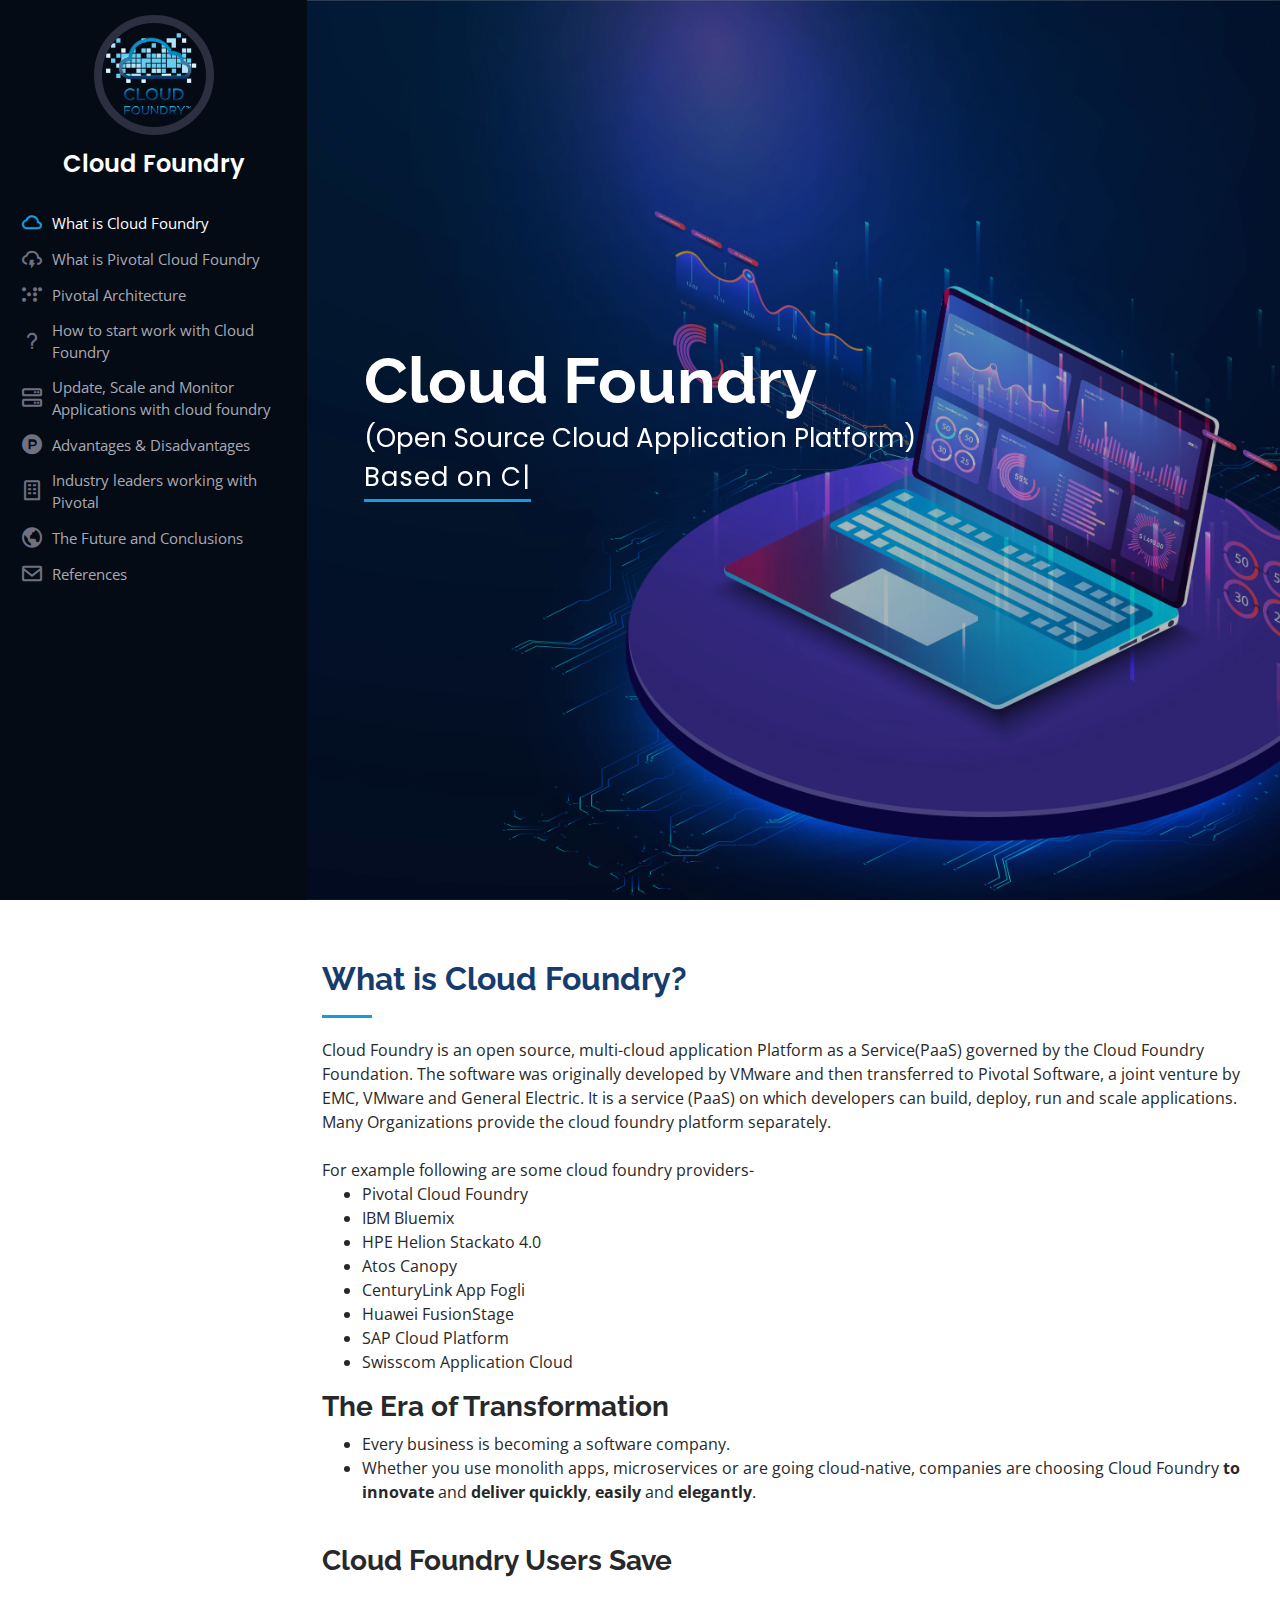
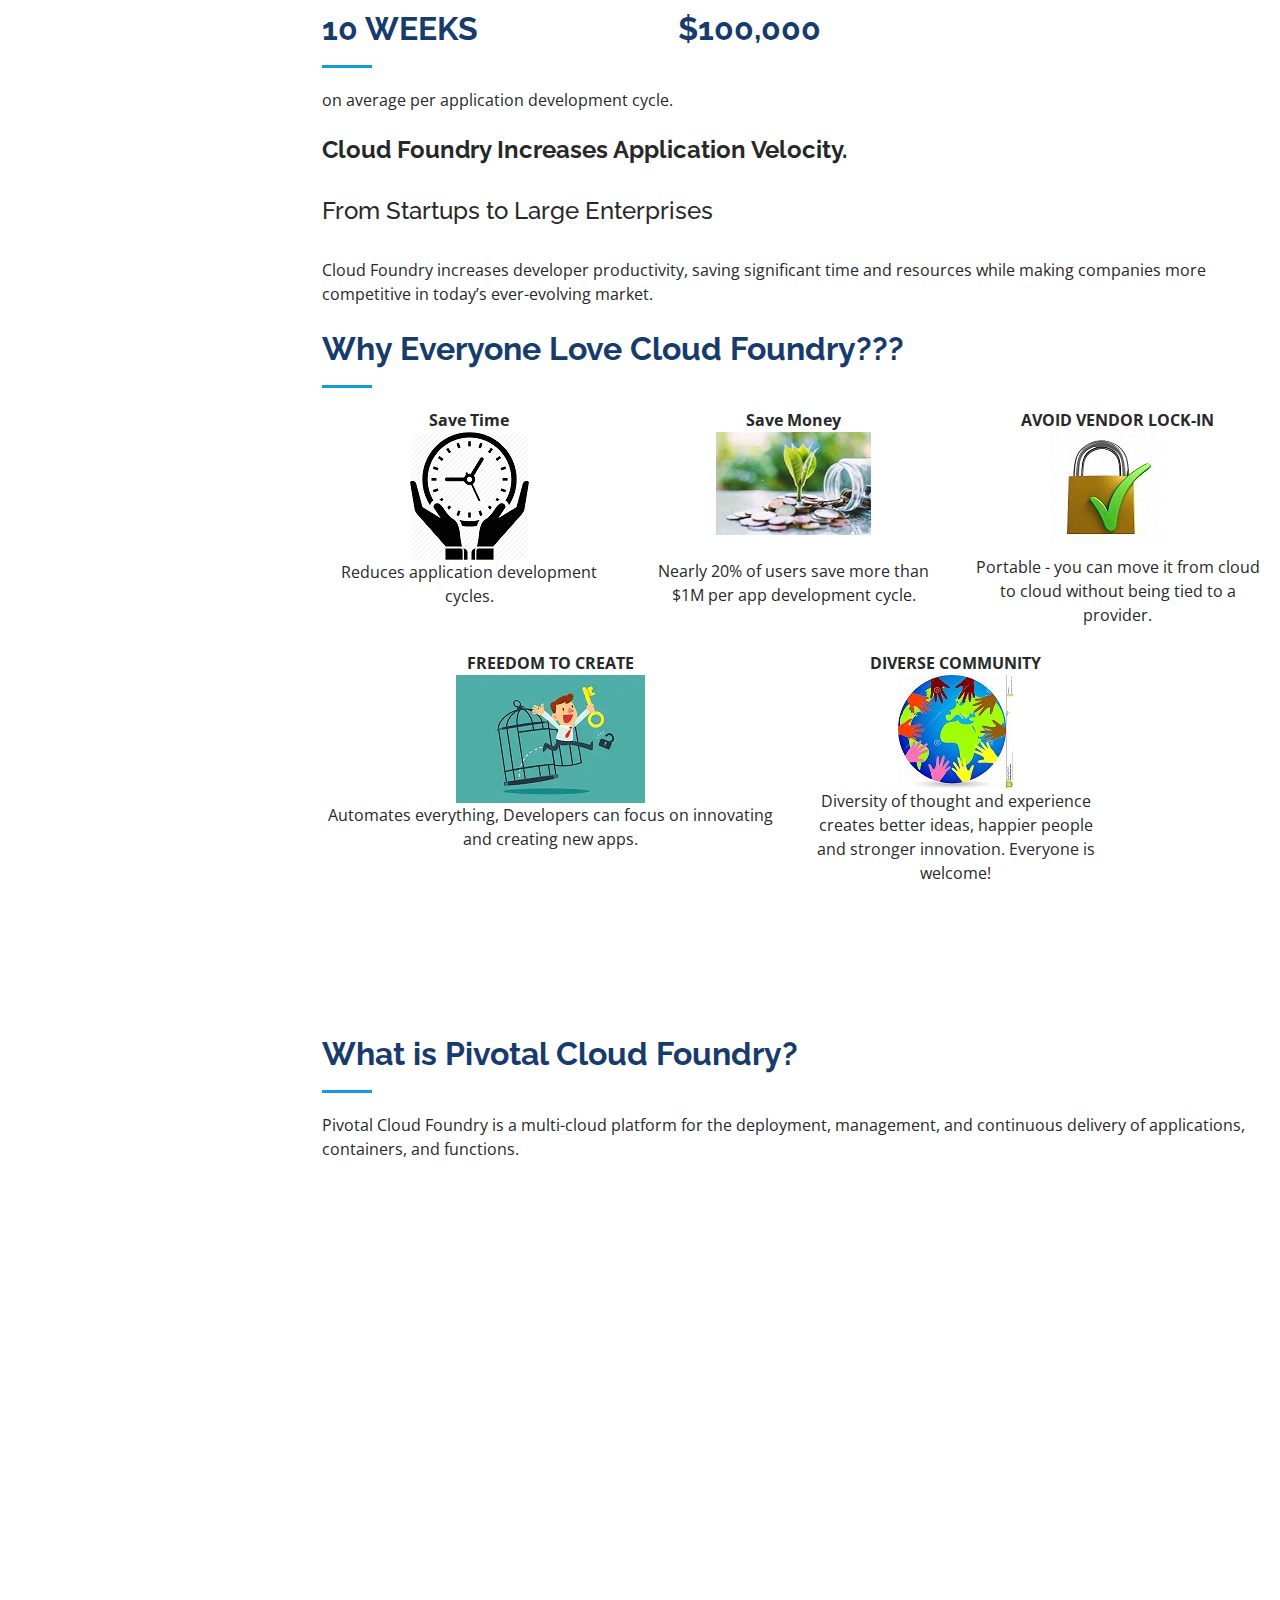
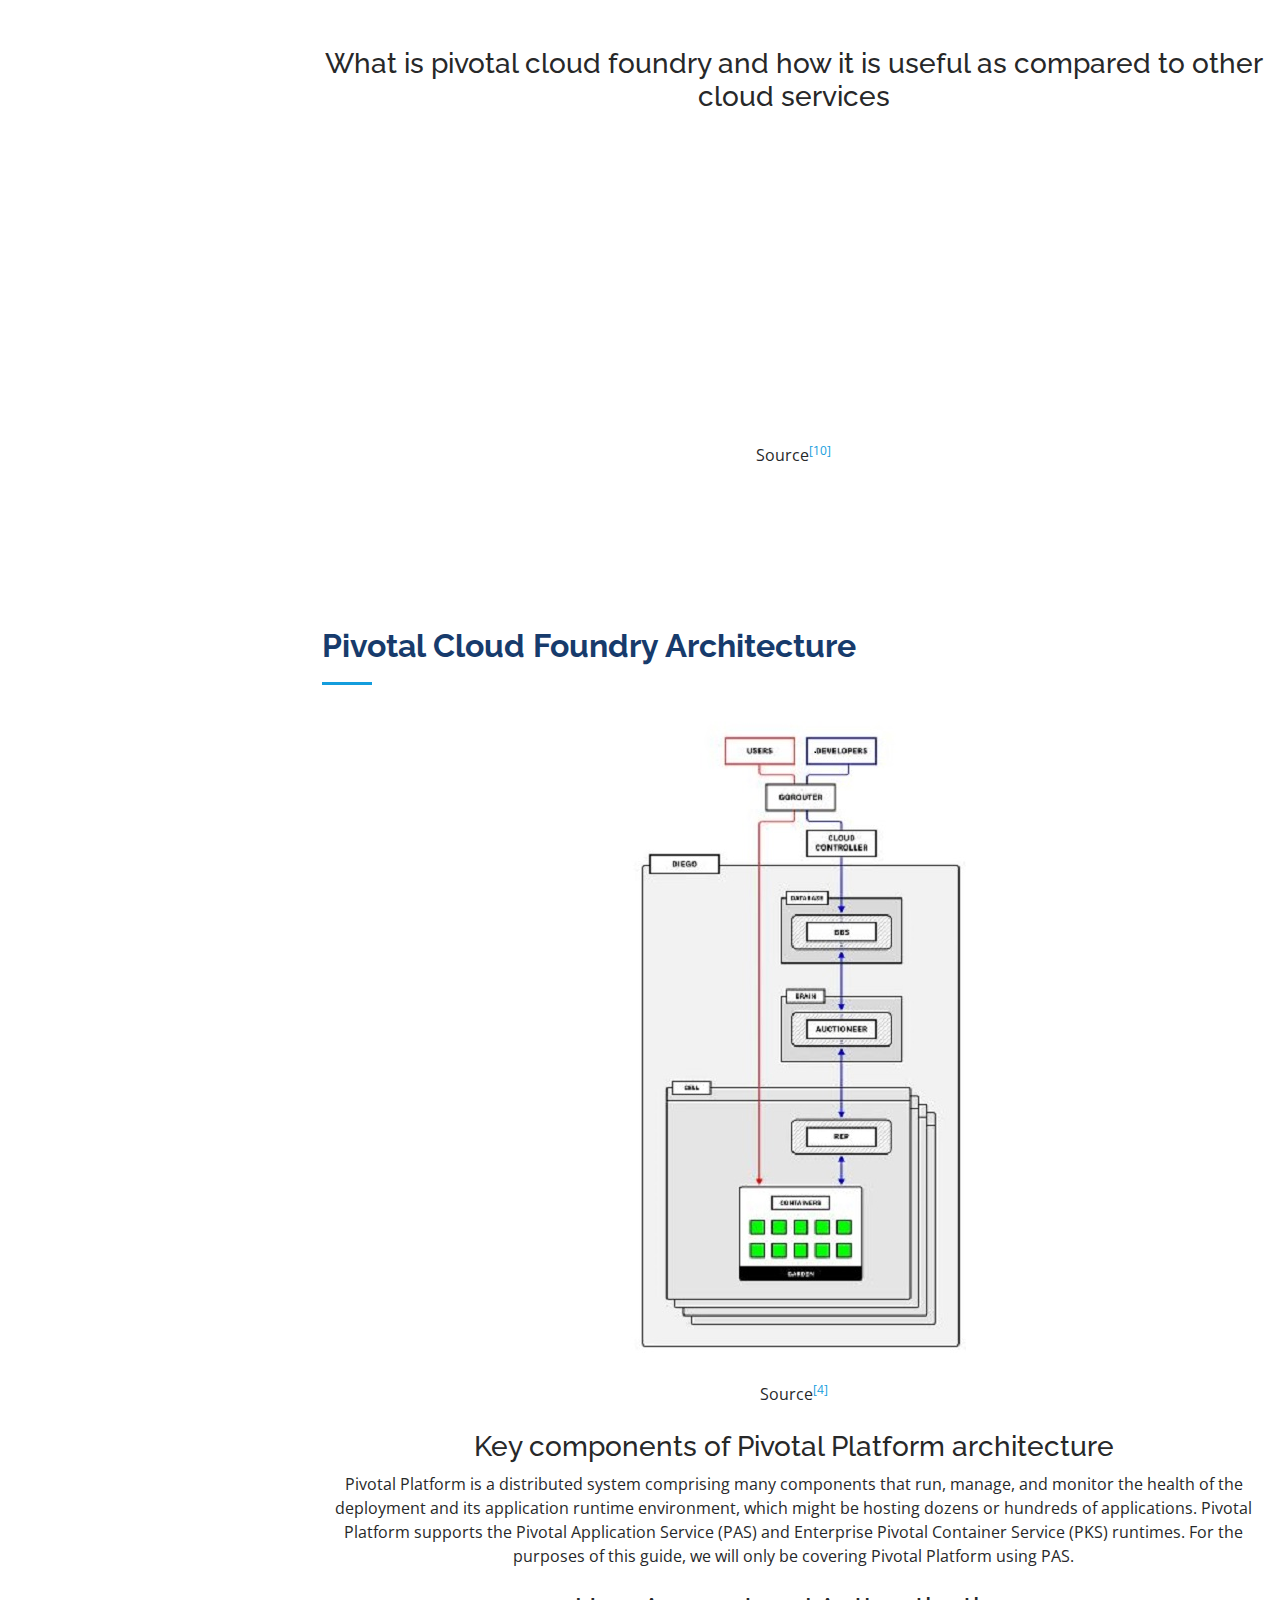
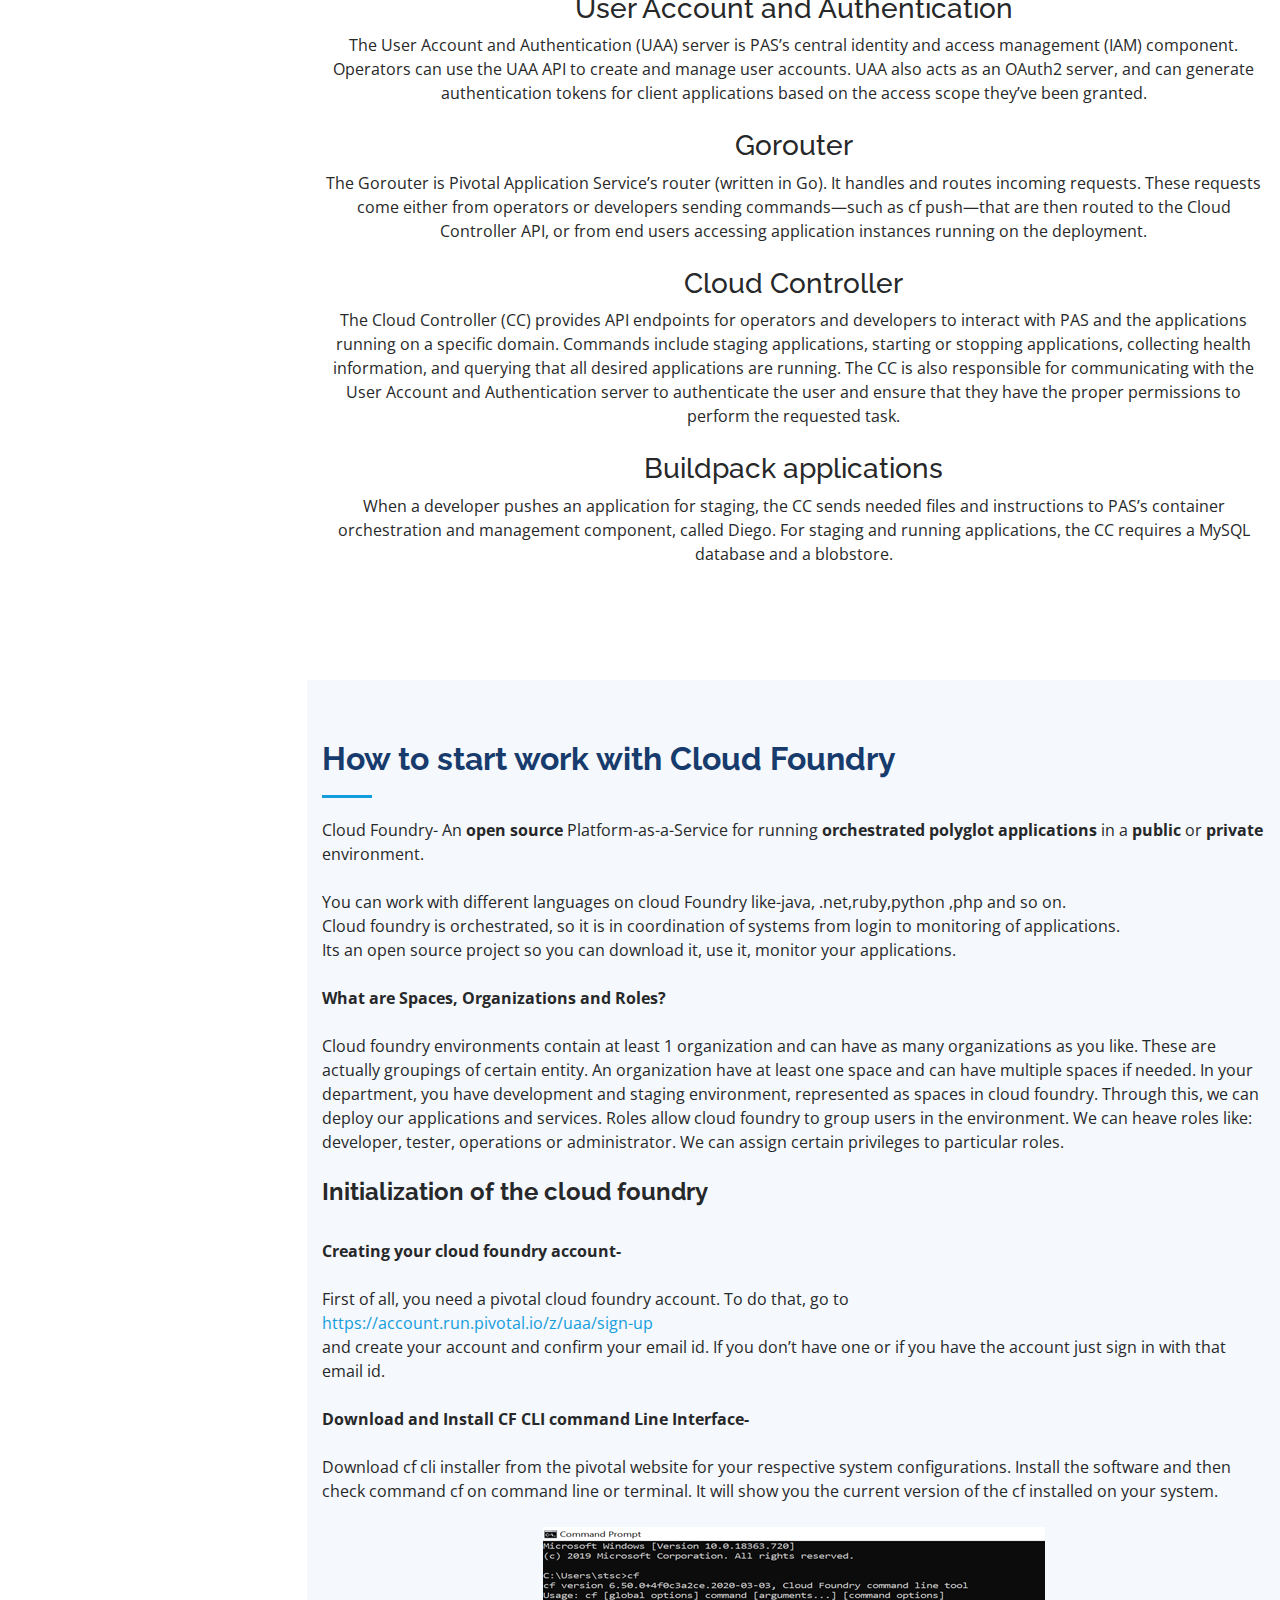
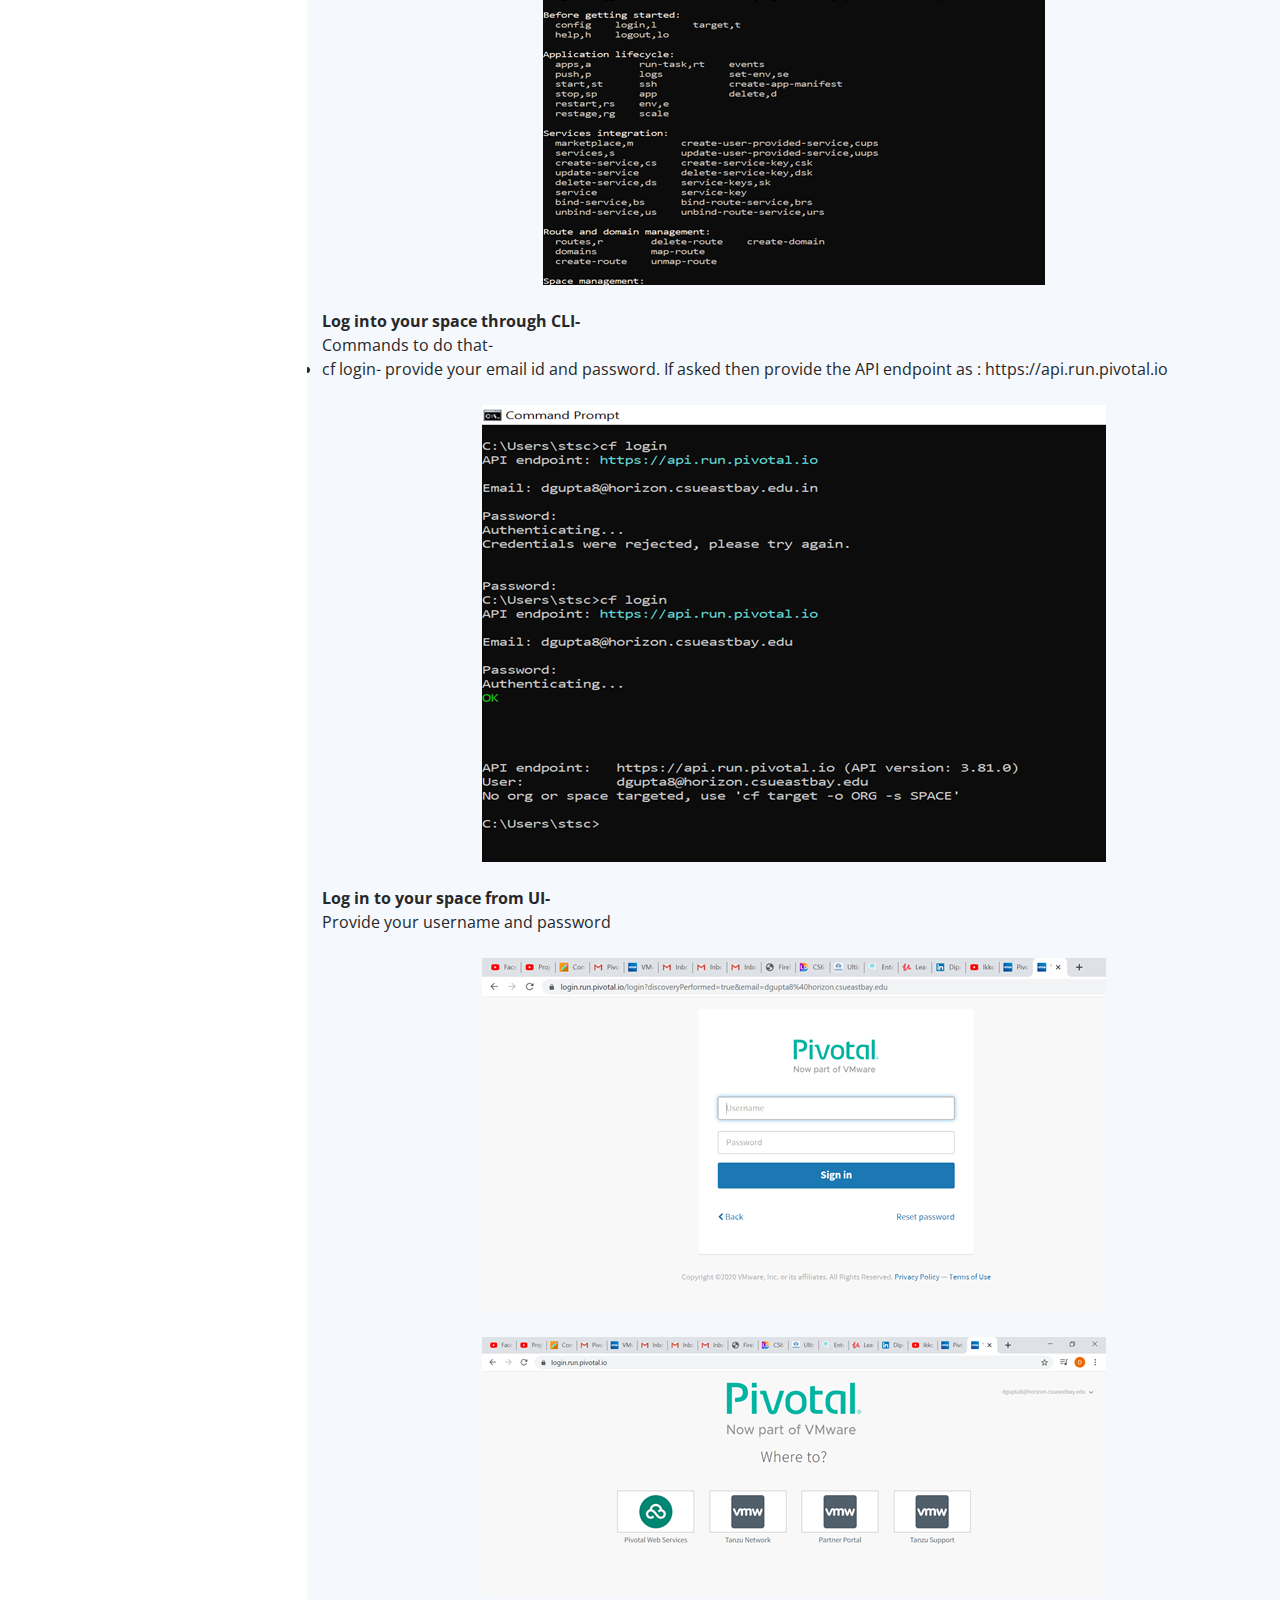
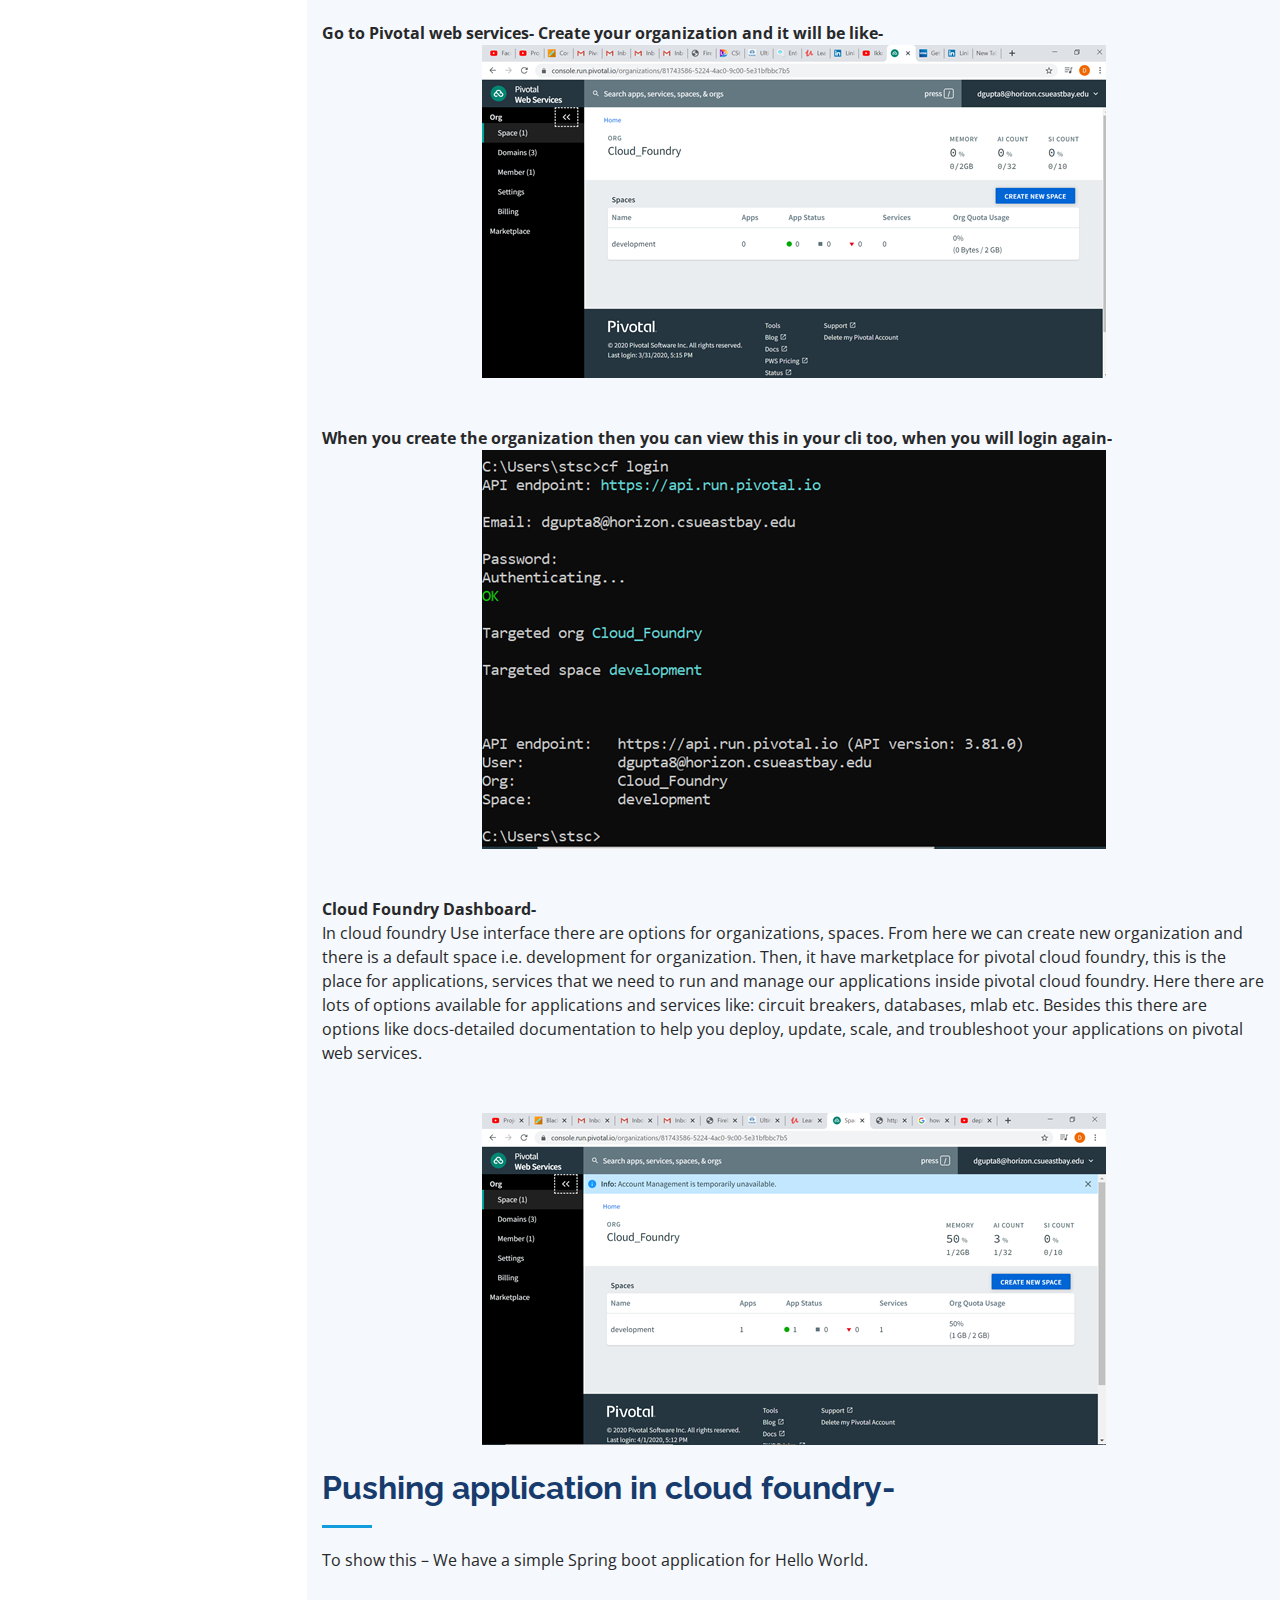
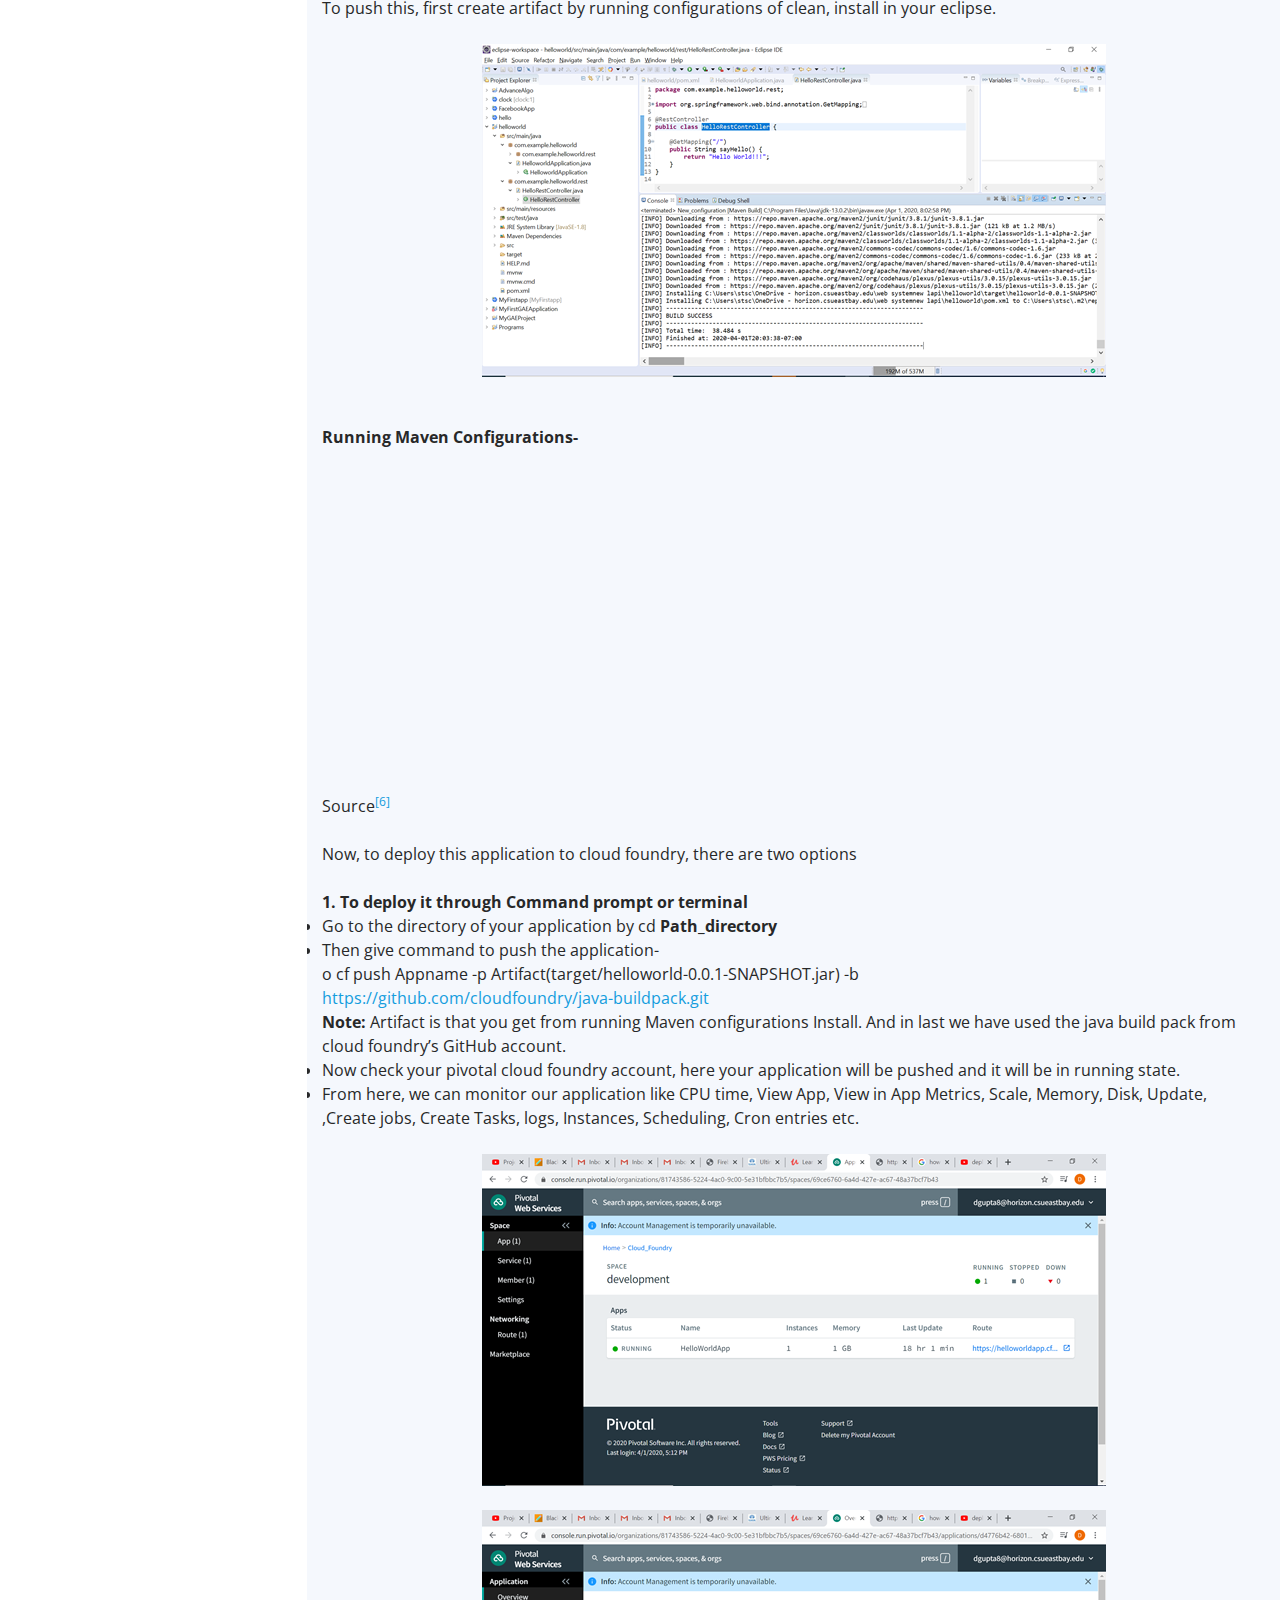
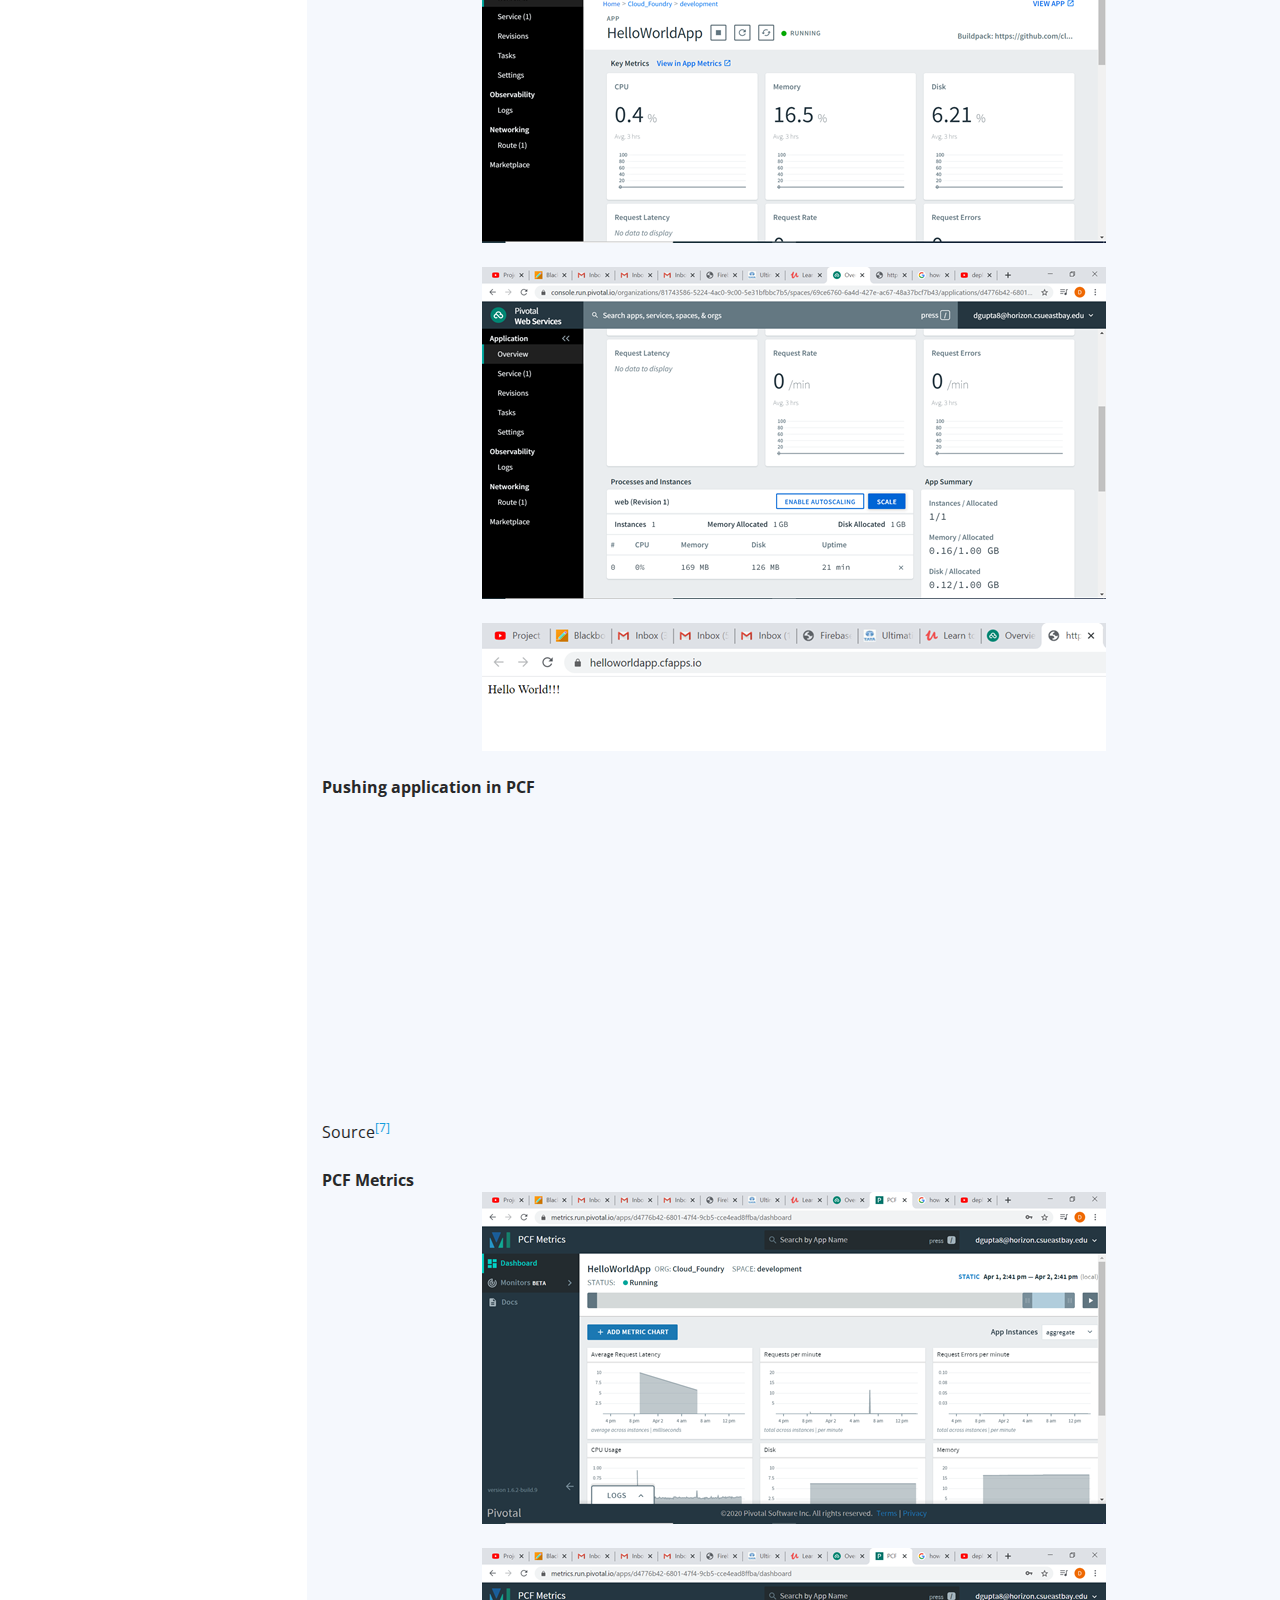
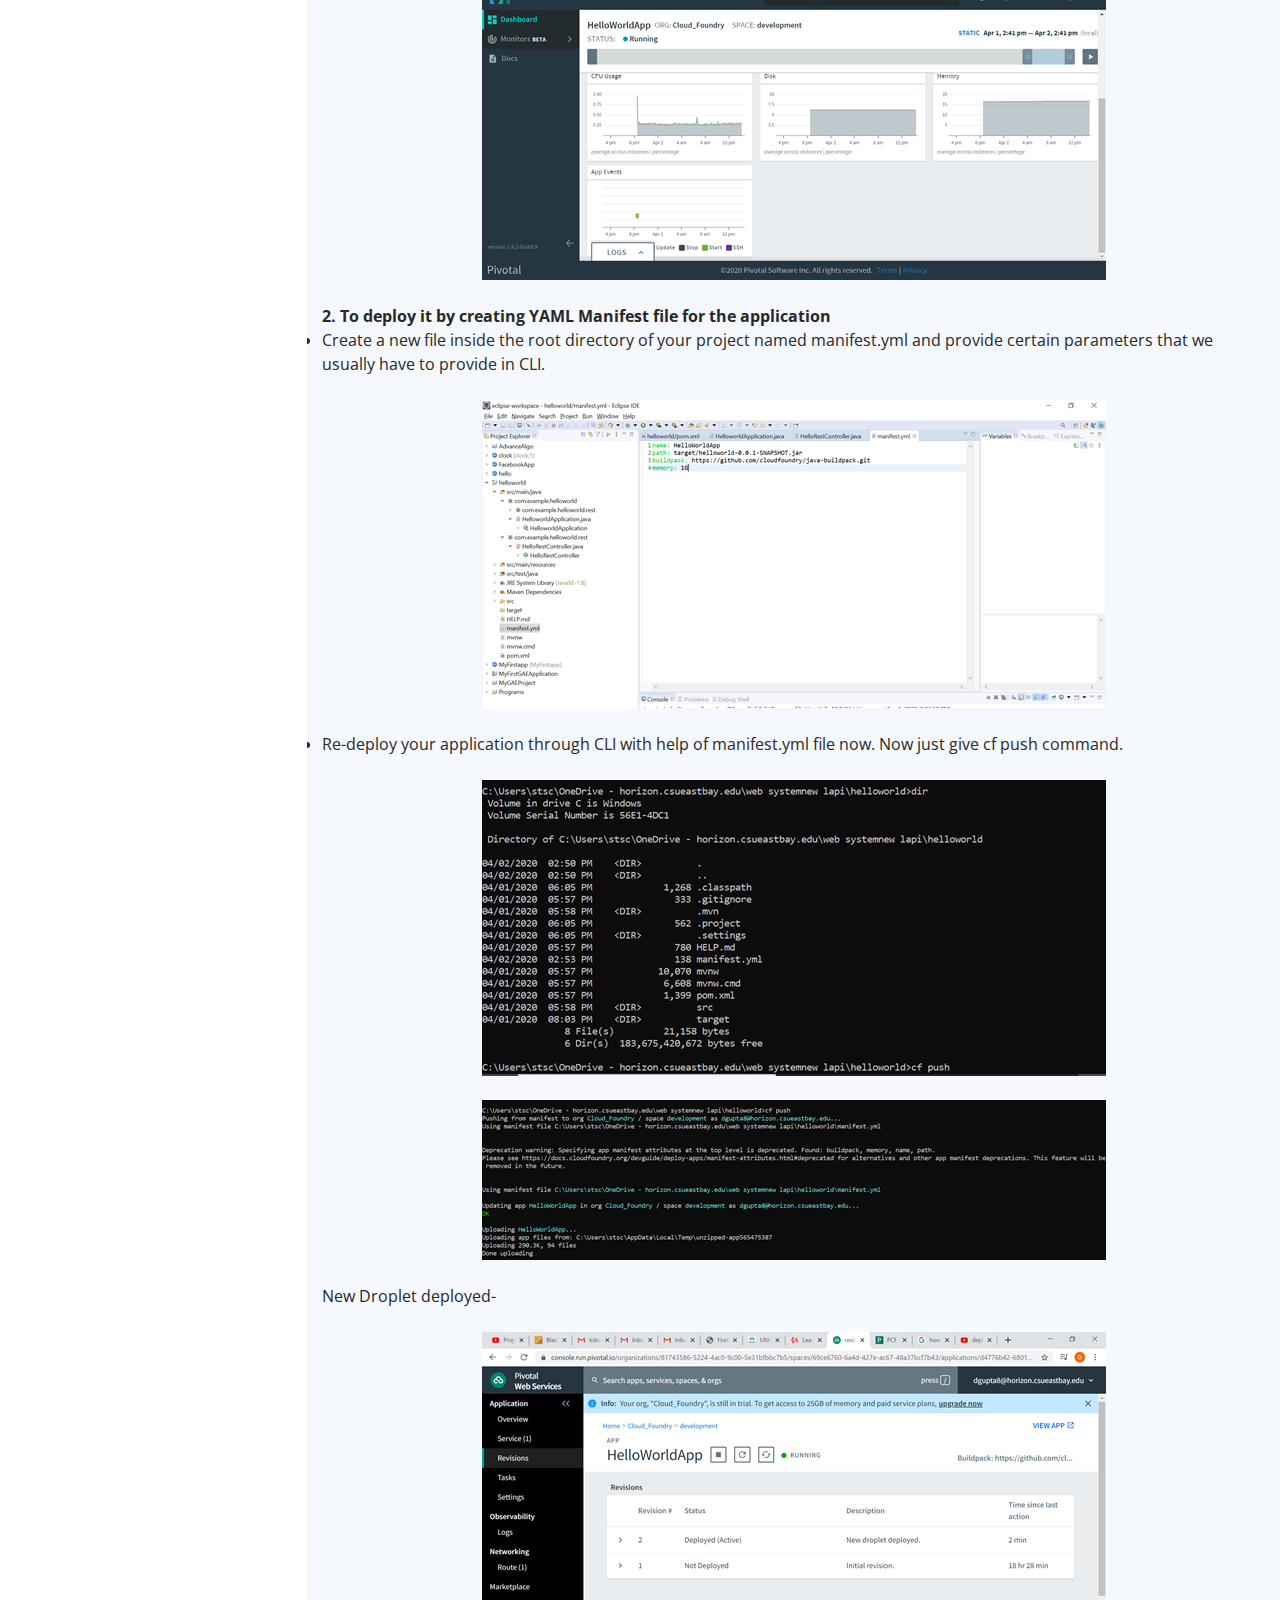
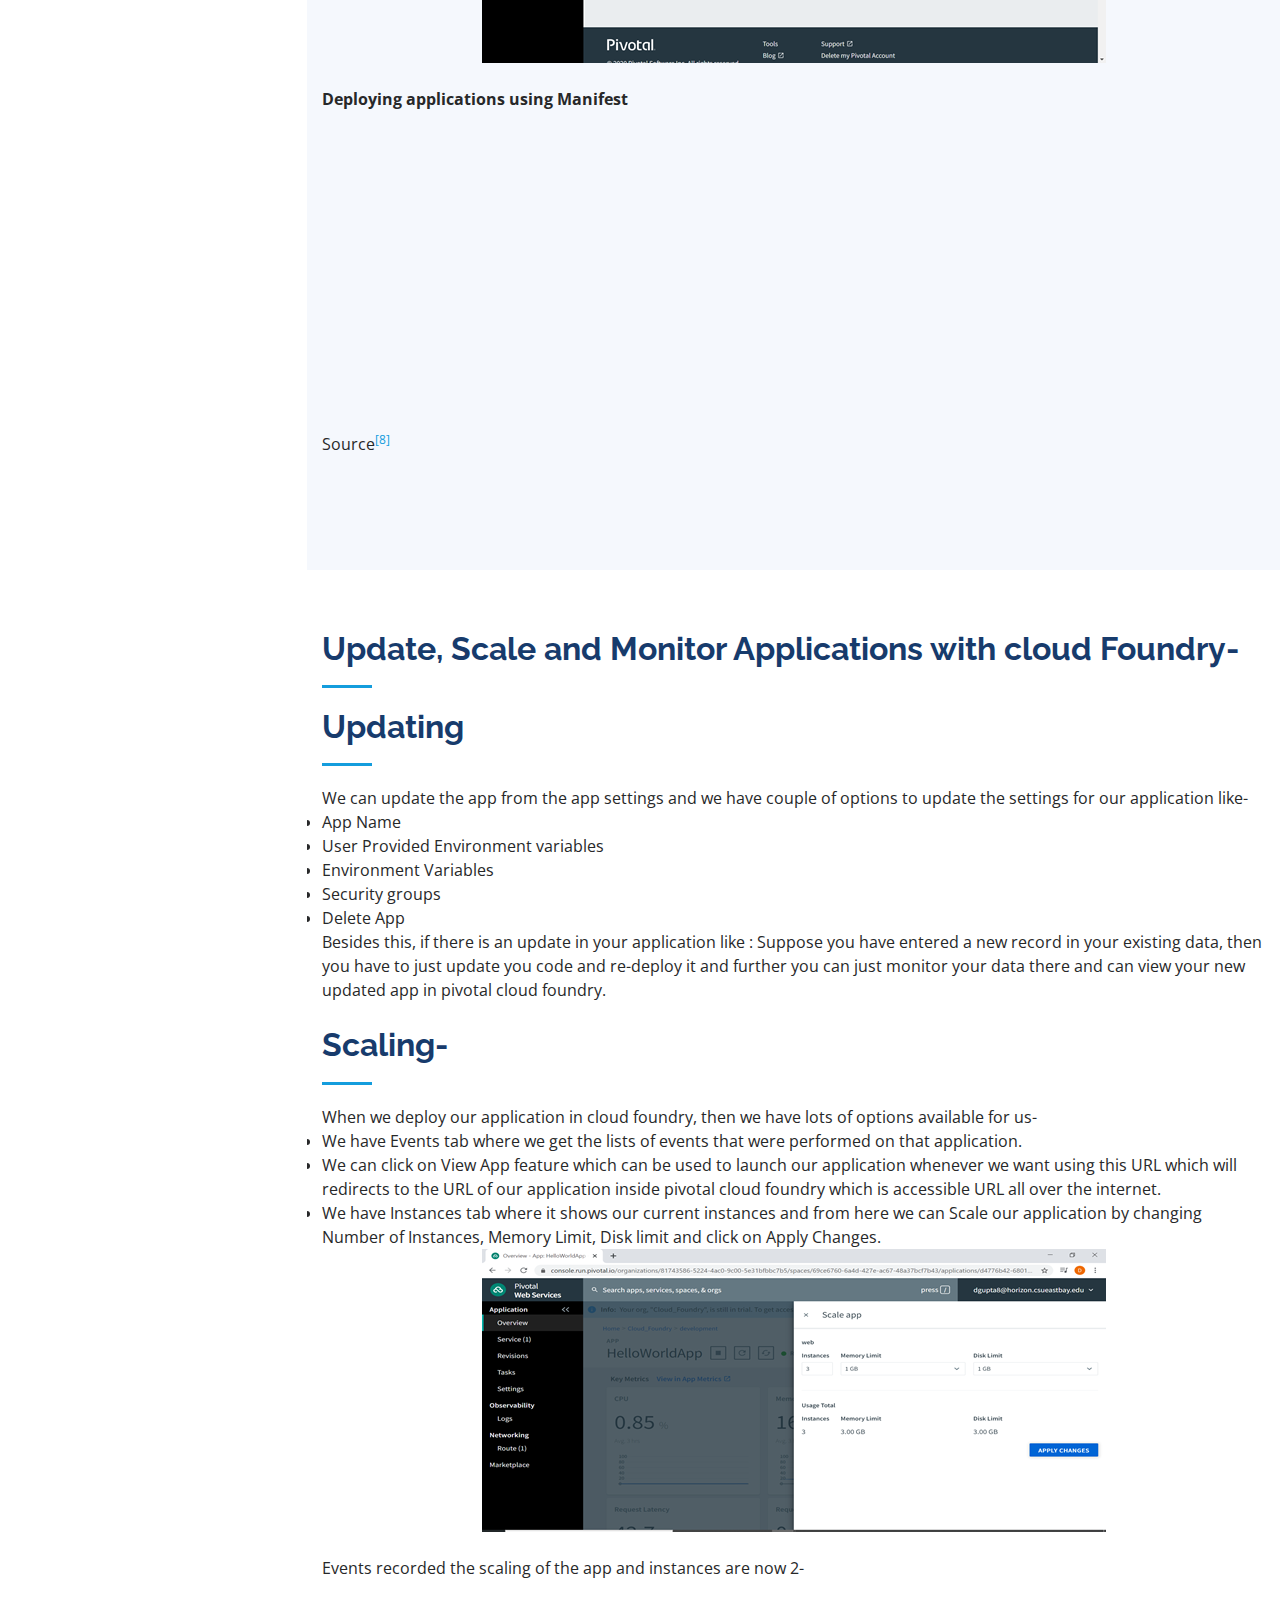
<file: CloudFoundry/index.html>
<!DOCTYPE html>
<html lang="en">

<head>
  <meta charset="utf-8">
  <meta content="width=device-width, initial-scale=1.0" name="viewport">

  <title>Cloud Foundry</title>
  <meta content="" name="descriptison">
  <meta content="" name="keywords">

  <!-- Favicons -->
  <link href="assets/img/cloudfoundry.png" rel="icon">

  <!-- Google Fonts -->
  <link href="https://fonts.googleapis.com/css?family=Open+Sans:300,300i,400,400i,600,600i,700,700i|Raleway:300,300i,400,400i,500,500i,600,600i,700,700i|Poppins:300,300i,400,400i,500,500i,600,600i,700,700i" rel="stylesheet">

  <!-- Vendor CSS Files -->
  <link href="assets/vendor/bootstrap/css/bootstrap.min.css" rel="stylesheet">
  <link href="assets/vendor/icofont/icofont.min.css" rel="stylesheet">
  <link href="assets/vendor/boxicons/css/boxicons.min.css" rel="stylesheet">
  <link href="assets/vendor/venobox/venobox.css" rel="stylesheet">
  <link href="assets/vendor/owl.carousel/assets/owl.carousel.min.css" rel="stylesheet">
  <link href="assets/vendor/aos/aos.css" rel="stylesheet">

  <!-- Template Main CSS File -->
  <link href="assets/css/style.css" rel="stylesheet">

  <!-- =======================================================
  * Template Name: iPortfolio - v1.2.0
  * Template URL: https://bootstrapmade.com/iportfolio-bootstrap-portfolio-websites-template/
  * Author: BootstrapMade.com
  * License: https://bootstrapmade.com/license/
  ======================================================== -->
</head>

<body>

  <!-- ======= Header ======= -->
  <header id="header">
    <div class="d-flex flex-column">

      <div class="profile">
        <img src="assets/img/cloudfoundry.png" alt="" class="img-fluid rounded-circle">
        <h1 class="text-light"><a href="index.html">Cloud Foundry</a></h1>
        </div>
      </div>

      <nav class="nav-menu">
        <ul>
          <li class="active"><a href="#home"><i class="bx bx-cloud"></i> <span>What is Cloud Foundry</span></a></li>
          <li><a href="#about"><i class="bx bx-cloud-lightning"></i> <span>What is Pivotal Cloud Foundry</span></a></li>
          <li><a href="#resume"><i class="bx bx-braille"></i> <span>Pivotal Architecture</span></a></li>
          <li><a href="#portfolio"><i class="bx bx-question-mark"></i> How to start work with Cloud Foundry</a></li>
          <li><a href="#services"><i class="bx bx-server"></i> Update, Scale and Monitor Applications with cloud foundry</a></li>
          <!-- <li><a href="#contact"><i class="bx bx-envelope"></i> Identify Pivotal platform component</a></li> -->
          <li><a href="#advantage"><i class="bx bxl-product-hunt"></i> Advantages & Disadvantages</a></li>
		  <li><a href="#contact"><i class="bx bx-building"></i> Industry leaders working with Pivotal</a></li>
		  
		  <li><a href="#future"><i class="bx bx-world"></i> The Future and Conclusions</a></li>
		  <li><a href="#refer"><i class="bx bx-envelope"></i> References</a></li>

        </ul>
      </nav><!-- .nav-menu -->
      <button type="button" class="mobile-nav-toggle d-xl-none"><i class="icofont-navigation-menu"></i></button>

    </div>
  </header><!-- End Header -->

  <!-- ======= Hero Section ======= -->
  <section id="hero" class="d-flex flex-column justify-content-center align-items-center">
    <div class="hero-container" data-aos="fade-in">
      <h1>Cloud Foundry</h1>
      <p>(Open Source Cloud Application Platform)
</br>	  <span class="typed" data-typed-items="Based on Cloud"></span></p>
    </div>
  </section><!-- End Hero -->
    

  <main id="main">
	<section id="home" class="about">
		<div class="container">
			<div class="section-title">
			<h2>What is Cloud Foundry?</h2>
			<p>Cloud Foundry is an open source, multi-cloud application Platform as a Service(PaaS) governed by the Cloud Foundry Foundation. The software was originally developed by VMware and then transferred to Pivotal Software, a joint venture by EMC, VMware and General Electric.
				It is a service (PaaS) on which developers can build, deploy, run and scale applications.
					Many Organizations provide the cloud foundry platform separately.</p></br>
			<p>For example following are some cloud foundry providers-</p>
				<ul>
					<li>	Pivotal Cloud Foundry</li>
					<li>	IBM Bluemix</li>
					<li>	HPE Helion Stackato 4.0</li>
					<li>	Atos Canopy</li>
					<li>	CenturyLink App Fogli</li>
					<li>	Huawei FusionStage</li>
					<li>	SAP Cloud Platform</li>
					<li>	Swisscom Application Cloud</li>
				</ul>
			<h3><b>The Era of Transformation</h3></b>
			  <ul>
				  <li>Every business is becoming a software company.</li>
				  <li>Whether you use monolith apps, microservices or are going cloud-native, companies are choosing Cloud Foundry<b> to innovate </b>and <b>deliver quickly</b>, <b>easily </b>and <b>elegantly</b>.</li>
			  </ul></br>
			  
			  <h3><b>Cloud Foundry Users Save</b></h3></br>
			  <h2>10 WEEKS &nbsp;&nbsp &nbsp;&nbsp  &nbsp;&nbsp  &nbsp;&nbsp   &nbsp;&nbsp   &nbsp;&nbsp   &nbsp;&nbsp        &nbsp;&nbsp         $100,000</h2>
			  <p>on average per application development cycle.</p></br>
			  <h4><b>Cloud Foundry Increases Application Velocity.</b></h4></br>
			  <h4>From Startups to Large Enterprises</h4></br>
			  <p>Cloud Foundry increases developer productivity, saving significant time and resources while making companies more competitive in today’s ever-evolving market.</p></br>
			  <h2>Why Everyone Love Cloud Foundry???</h2>
			  <div class="row">
			  <div class="col-sm-4">
			  <center>
			  <b>Save Time</b></br>
			  <img src="assets/img/saveimage.png"/>
			  <p>Reduces application development cycles.</p>
			  </center>
			  </div>
			  <div class="col-sm-4">
			  <center>
			  <b>Save Money</b></br>
			  <img src="assets/img/Savemoney.jpg"/></br></br>
			  <p>Nearly 20% of users save more than $1M per app development cycle.</p>
			  </center>
			  </div>
			  <div class="col-sm-4">
			  <center>
			  <b>AVOID VENDOR LOCK-IN</b>
			  <img src="assets/img/lock.jpg"/>
			  <p>Portable - you can move it from cloud to cloud without being tied to a provider.</p>
			  </center>
			  </div>
			  </div></br>
			  <div class="row">
			  <div class="col-sm-6">
			  <center>
			  <b>FREEDOM TO CREATE</b></br>
			  <img src="assets/img/freedom.jpg"/>
			  <p>Automates everything, Developers can focus on innovating and creating new apps.</p>
			  </center>
			  </div>
			  <div class="col-sm-4">
			  <center>
			  <b>DIVERSE COMMUNITY</b></br>
			  <img src="assets/img/diversity.jpg"/>
			  <p>Diversity of thought and experience creates better ideas, happier people and stronger innovation. Everyone is welcome!</p>
			  </center>
			  </div>
			  </div>
			</div>
		</div>
	</section>
    <!-- ======= About Section ======= -->
    <section id="about" class="about">
      <div class="container">

        <div class="section-title">
          <h2>What is Pivotal Cloud Foundry?</h2>
          <p>Pivotal Cloud Foundry is a multi-cloud platform for the deployment, management, and continuous delivery of applications, containers, and functions.</p>
        </div>
        <div class="row">
          <div class="col-lg-4" data-aos="fade-right">
            <img src="assets/img/pivotal.png" class="img-fluid" alt="">
          </div>
          <div class="col-lg-8 pt-4 pt-lg-0 content" data-aos="fade-left">
            <p>It is aimed at enterprise users and offers additional features and services—from Pivotal and from other third parties—for installing and operating Cloud Foundry 
			as well as to expand its capabilities and make it easier to use. Major cloud platforms such as Amazon Web Services and Google Cloud 
			also provide templates and quickstarts that automate large portions of the Pivotal Platform deployment process.</p>
            
			<h3>Monitoring Pivotal Platform</h3>
            <p>
              Much of the information in this guide is targeted toward Pivotal Platform operators, which is the term Pivotal applies 
			  to people managing and monitoring a Pivotal Platform deployment (as opposed to developers or end users, who deploy or 
			  access applications running on the deployment). For operators, monitoring your deployment’s performance and capacity indicators 
			  is vital to ensuring that applications are running optimally. It’s also necessary to check that the deployment can scale to match demand, 
			  whether scaling horizontally in terms of the number 
			  of application instances or vertically in terms of the resources available within the VMs. </p>
			</br>
			  
			  </div>
			  <div class="row">
			  <center>
				<h3> What is pivotal cloud foundry and how it is useful as compared to other cloud services</h3>
				<iframe src="http://www.youtube.com/embed/g6XT-CZBB5c"
				width="560" height="315" frameborder="0" allowfullscreen></iframe>
					<p>Source<sup><a href="http://www.youtube.com/embed/g6XT-CZBB5c">[10]</a></sup></p>
				</center>
			
          </div>
        </div>
</br>

      </div>
    </section><!-- End About Section -->

    <!-- <!-- ======= Facts Section ======= --> 
    <!-- <section id="facts" class="facts"> -->
      <!-- <div class="container"> -->

        <!-- <div class="section-title"> -->
          <!-- <h2>Facts</h2> -->
          <!-- <p>Magnam dolores commodi suscipit. Necessitatibus eius consequatur ex aliquid fuga eum quidem. Sit sint consectetur velit. Quisquam quos quisquam cupiditate. Et nemo qui impedit suscipit alias ea. Quia fugiat sit in iste officiis commodi quidem hic quas.</p> -->
        <!-- </div> -->

        <!-- <div class="row no-gutters"> -->

          <!-- <div class="col-lg-3 col-md-6 d-md-flex align-items-md-stretch" data-aos="fade-up"> -->
            <!-- <div class="count-box"> -->
              <!-- <i class="icofont-simple-smile"></i> -->
              <!-- <span data-toggle="counter-up">232</span> -->
              <!-- <p><strong>Happy Clients</strong> consequuntur quae</p> -->
            <!-- </div> -->
          <!-- </div> -->

          <!-- <div class="col-lg-3 col-md-6 d-md-flex align-items-md-stretch" data-aos="fade-up" data-aos-delay="100"> -->
            <!-- <div class="count-box"> -->
              <!-- <i class="icofont-document-folder"></i> -->
              <!-- <span data-toggle="counter-up">521</span> -->
              <!-- <p><strong>Projects</strong> adipisci atque cum quia aut</p> -->
            <!-- </div> -->
          <!-- </div> -->

          <!-- <div class="col-lg-3 col-md-6 d-md-flex align-items-md-stretch" data-aos="fade-up" data-aos-delay="200"> -->
            <!-- <div class="count-box"> -->
              <!-- <i class="icofont-live-support"></i> -->
              <!-- <span data-toggle="counter-up">1,463</span> -->
              <!-- <p><strong>Hours Of Support</strong> aut commodi quaerat</p> -->
            <!-- </div> -->
          <!-- </div> -->

          <!-- <div class="col-lg-3 col-md-6 d-md-flex align-items-md-stretch" data-aos="fade-up" data-aos-delay="300"> -->
            <!-- <div class="count-box"> -->
              <!-- <i class="icofont-users-alt-5"></i> -->
              <!-- <span data-toggle="counter-up">15</span> -->
              <!-- <p><strong>Hard Workers</strong> rerum asperiores dolor</p> -->
            <!-- </div> -->
          <!-- </div> -->

        <!-- </div> -->

      <!-- </div> -->
    <!-- </section><!-- End Facts Section --> 

    <!-- <!-- ======= Skills Section ======= --> 
    <!-- <section id="skills" class="skills section-bg"> -->
      <!-- <div class="container"> -->

        <!-- <div class="section-title"> -->
          <!-- <h2>Skills</h2> -->
          <!-- <p>Magnam dolores commodi suscipit. Necessitatibus eius consequatur ex aliquid fuga eum quidem. Sit sint consectetur velit. Quisquam quos quisquam cupiditate. Et nemo qui impedit suscipit alias ea. Quia fugiat sit in iste officiis commodi quidem hic quas.</p> -->
        <!-- </div> -->

        <!-- <div class="row skills-content"> -->

          <!-- <div class="col-lg-6" data-aos="fade-up"> -->

            <!-- <div class="progress"> -->
              <!-- <span class="skill">HTML <i class="val">100%</i></span> -->
              <!-- <div class="progress-bar-wrap"> -->
                <!-- <div class="progress-bar" role="progressbar" aria-valuenow="100" aria-valuemin="0" aria-valuemax="100"></div> -->
              <!-- </div> -->
            <!-- </div> -->

            <!-- <div class="progress"> -->
              <!-- <span class="skill">CSS <i class="val">90%</i></span> -->
              <!-- <div class="progress-bar-wrap"> -->
                <!-- <div class="progress-bar" role="progressbar" aria-valuenow="90" aria-valuemin="0" aria-valuemax="100"></div> -->
              <!-- </div> -->
            <!-- </div> -->

            <!-- <div class="progress"> -->
              <!-- <span class="skill">JavaScript <i class="val">75%</i></span> -->
              <!-- <div class="progress-bar-wrap"> -->
                <!-- <div class="progress-bar" role="progressbar" aria-valuenow="75" aria-valuemin="0" aria-valuemax="100"></div> -->
              <!-- </div> -->
            <!-- </div> -->

          <!-- </div> -->

          <!-- <div class="col-lg-6" data-aos="fade-up" data-aos-delay="100"> -->

            <!-- <div class="progress"> -->
              <!-- <span class="skill">PHP <i class="val">80%</i></span> -->
              <!-- <div class="progress-bar-wrap"> -->
                <!-- <div class="progress-bar" role="progressbar" aria-valuenow="80" aria-valuemin="0" aria-valuemax="100"></div> -->
              <!-- </div> -->
            <!-- </div> -->

            <!-- <div class="progress"> -->
              <!-- <span class="skill">WordPress/CMS <i class="val">90%</i></span> -->
              <!-- <div class="progress-bar-wrap"> -->
                <!-- <div class="progress-bar" role="progressbar" aria-valuenow="90" aria-valuemin="0" aria-valuemax="100"></div> -->
              <!-- </div> -->
            <!-- </div> -->

            <!-- <div class="progress"> -->
              <!-- <span class="skill">Photoshop <i class="val">55%</i></span> -->
              <!-- <div class="progress-bar-wrap"> -->
                <!-- <div class="progress-bar" role="progressbar" aria-valuenow="55" aria-valuemin="0" aria-valuemax="100"></div> -->
              <!-- </div> -->
            <!-- </div> -->

          <!-- </div> -->

        <!-- </div> -->

      <!-- </div> -->
    <!-- </section><!-- End Skills Section --> 

    <!-- ======= Resume Section ======= -->
    <section id="resume" class="resume">
      <div class="container">

        <div class="section-title">
          <h2>Pivotal Cloud Foundry Architecture</h2>
		  <center>
          <img src="assets/img/Architecture.jpg"/>
          <br>
          <p>Source<sup><a href="https://github.com/shahapurva2610/Cloud_foundryx/blob/master/CloudFoundry/assets/img/Architecture.JPG">[4]</a></sup></p>
          <br>
		  <h3>Key components of Pivotal Platform architecture</h3>
		  <p>Pivotal Platform is a distributed system comprising many components that run, manage, and monitor the health of the deployment and its application runtime environment, which might be hosting dozens or hundreds of applications. Pivotal Platform supports the Pivotal Application Service (PAS) and Enterprise Pivotal Container Service (PKS) runtimes. For the purposes of this guide, we will only be covering Pivotal Platform using PAS.</p>
</br>
<h3>User Account and Authentication</h3>
<p>
The User Account and Authentication (UAA) server is PAS’s central identity and access management (IAM) component. Operators can use the UAA API to create and manage user accounts. UAA also acts as an OAuth2 server, and can generate authentication tokens for client applications based on the access scope they’ve been granted.
</p>	
</br>
<h3>Gorouter</h3>
<p>The Gorouter is Pivotal Application Service’s router (written in Go). It handles and routes incoming requests. These requests come either from operators or developers sending commands—such as cf push—that are then routed to the Cloud Controller API, or from end users accessing application instances running on the deployment.
</p>
</br>	
<h3>Cloud Controller</h3>
<p>
The Cloud Controller (CC) provides API endpoints for operators and developers to interact with PAS and the applications running on a specific domain. Commands include staging applications, starting or stopping applications, collecting health information, and querying that all desired applications are running. The CC is also responsible for communicating with the User Account and Authentication server to authenticate the user and ensure that they have the proper permissions to perform the requested task.
</p> 
</br>
<h3>Buildpack applications</h3>
<p>When a developer pushes an application for staging, the CC sends needed files and instructions to PAS’s container orchestration and management component, called Diego. For staging and running applications, the CC requires a MySQL database and a blobstore.</p>
<br>
 </div>

      </div>
    </section><!-- End Resume Section -->

    <!-- ======= Portfolio Section ======= -->
    <section id="portfolio" class="portfolio section-bg">
      <div class="container">

        <div class="section-title">
          <h2>How to start work with Cloud Foundry</h2>
		  
          <p>Cloud Foundry- An<b> open source</b> Platform-as-a-Service for running <b>orchestrated polyglot applications</b> in a <b>public</b> or <b>private</b> environment.</p></br>
		  <p>You can work with different languages on cloud Foundry like-java, .net,ruby,python ,php and so on.</p>
		  <p>Cloud foundry is orchestrated, so it is in coordination of systems from login to monitoring of applications.</p>
		  <p>Its an open source project so you can download it, use it, monitor your applications.</p></br>
		  <p><b>What are Spaces, Organizations and Roles?</b></p></br>
		  <p>Cloud foundry environments contain at least 1 organization and can have as many organizations as you like. These are actually groupings of certain entity. An organization have at least one space and can have multiple spaces if needed. In your department, you have development and staging environment, represented as spaces in cloud foundry. Through this, we can deploy our applications and services. Roles allow cloud foundry to group users in the environment. We can heave roles like: developer, tester, operations or administrator.   We can assign certain privileges to particular roles.</p>
		  
		  </br><h4><b>Initialization of the cloud foundry</b></h4></br>
		  <p><b>Creating your cloud foundry account-</b></p></br>
		  <p>First of all, you need a pivotal cloud foundry account. To do that, go to</p>
		  <a href = "https://account.run.pivotal.io/z/uaa/sign-up ">https://account.run.pivotal.io/z/uaa/sign-up </a><p>and create your account and confirm your email id. If you don’t have one or if you have the account just sign in with that email id. </p></br>
		  <b>Download and Install CF CLI command Line Interface-</b>
		  </br><br>
		  <p>Download cf cli installer from the pivotal website for your respective system configurations. Install the software and then check command cf on command line or terminal. It will show you the current version of the cf installed on your system.</p>
		  </br>
		  <center><img src="assets/img/create/1.png"></center></br>
		  <b>Log into your space through CLI-</b>
		  </br>
		  <p>Commands to do that-</p>
		  <li>cf login- provide your email id and password. If asked then provide the API endpoint as : https://api.run.pivotal.io</li>
		  </br>
		  <center><img src="assets/img/create/2.png"></center></br>
		  <b>Log in to your space from UI-</b>
		  <p>Provide your username and password</p></br>
		  <center><img src="assets/img/create/3.png"></center></br>
		  <center><img src="assets/img/create/4.png"></center></br>
		  <b>Go to Pivotal web services-</b>
		  <b>Create your organization and it will be like-</b>
		  </br>
		  <center><img src="assets/img/create/5.png"></center></br>
		  </br>
		  <b>When you create the organization then you can view this in your cli too, when you will login again-</b></br>
		  <center><img src="assets/img/create/6.png"></center></br>
		  </br>
		  <b>Cloud Foundry Dashboard-</b></br>
		  <p>In cloud foundry Use interface there are options for organizations, spaces. From here we can create new organization and there is a default space i.e. development for organization. Then, it have marketplace for pivotal cloud foundry, this is the place for applications, services that we need to run and manage our applications inside pivotal cloud foundry. Here there are lots of options available for applications and services like: circuit breakers, databases, mlab etc. Besides this there are options like docs-detailed documentation to help you deploy, update, scale, and troubleshoot your applications on pivotal web services.</p></br>
		</br>
		<center><img src="assets/img/create/7.png"></center></br>
		<h2>Pushing application in cloud foundry-</h2>
		<p>To show this – We have a simple Spring boot application for Hello World.<p></br>
		<p>To push this, first create artifact by running configurations of clean, install in your eclipse.</p>
		</br>
		<center><img src="assets/img/create/8.png"></center></br>
		<p>
		<br>
		<b>Running Maven Configurations-</b></br></p>
		<CENTER>  <iframe src="http://www.youtube.com/embed/cR9sqUrJwBU"
   width="560" height="315" frameborder="0" allowfullscreen></iframe></CENTER></br>
   <p>Source<sup><a href="http://www.youtube.com/embed/cR9sqUrJwBU">[6]</a></sup></p><br>
		Now, to deploy this application to cloud foundry, there are two options </p></br>
		<p><b>1. To deploy it through Command prompt or terminal </b></p>
		<li>Go to the directory of your application by cd <b>Path_directory</b></li>
		
		<li>Then give command to push the application-</li>
		<p>o	cf push Appname -p Artifact(target/helloworld-0.0.1-SNAPSHOT.jar) -b </p>
		<a href= "https://github.com/cloudfoundry/java-buildpack.git">https://github.com/cloudfoundry/java-buildpack.git</a>
		<p><b>Note:</b> Artifact is that you get from running Maven configurations Install. And in last we have used the java build pack from cloud foundry’s GitHub account.</p>
		<li>Now check your pivotal cloud foundry account, here your application will be pushed and it will be in running state.</li>
		<li>From here, we can monitor our application like CPU time, View App, View in App Metrics, Scale, Memory, Disk, Update, ,Create jobs, Create Tasks, logs, Instances, Scheduling, Cron entries etc. </li>
		</br>
		<center><img src="assets/img/create/9.png"></center></br>
		<center><img src="assets/img/create/10.png"></center></br>
		<center><img src="assets/img/create/11.png"></center></br>
		<center><img src="assets/img/create/12.png"></center></br>
		
						<b>Pushing application in PCF</b></br>
						<center>
		  <iframe src="http://www.youtube.com/embed/suforkXxR34"
   width="560" height="315" frameborder="0" allowfullscreen></iframe></br></center>
<p>Source<sup><a href="http://www.youtube.com/embed/suforkXxR34">[7]</a></sup></p><br>
		<b>PCF Metrics</b></br>
		<center><img src="assets/img/create/13.png"></center></br>
		<center><img src="assets/img/create/14.png"></center></br>
		<p><b>2. To deploy it by creating YAML Manifest file for the application</b></p>
		<li>Create a new file inside the root directory of your project named manifest.yml and provide certain parameters that we usually have to provide in CLI.</li>
		</br>
		<center><img src="assets/img/create/15.png"></center></br>
		<li>Re-deploy your application through CLI with help of manifest.yml file now. Now just give cf push command.</li>
		</br>
		<center><img src="assets/img/create/16.png"></center></br>
				<center><img src="assets/img/create/17.png"></center></br>
				<p>New Droplet deployed-</p></br>
						<center><img src="assets/img/create/18.png"></center></br>
						

						<b>Deploying applications using Manifest</b></br>
						   <center>
		  <iframe src="http://www.youtube.com/embed/SAMNzzopISw"
   width="560" height="315" frameborder="0" allowfullscreen></iframe></br></center>
   <p>Source<sup><a href="http://www.youtube.com/embed/SAMNzzopISw">[8]</a></sup></p></br>
		</div>

      </div>
    </section><!-- End Portfolio Section -->

    <!-- ======= Services Section ======= -->
    <section id="services" class="services">
      <div class="container">

        <div class="section-title">
          <h2>Update, Scale and Monitor Applications with cloud Foundry-</h2>
          <h2>Updating</h2>
		  <p>We can update the app from the app settings and we have couple of options to update the settings for our application like- </p>
		  <li>App Name</li>
		  <li>User Provided Environment variables</li>
		  <li>Environment Variables</li>
		  <li>Security groups</li>
		  <li>Delete App</li>
		  <p>Besides this, if there is an update in your application like : Suppose you have entered a new record in your existing data, then you have to just update you code and re-deploy it and further you can just monitor your data there and can view your new updated app in pivotal cloud foundry.</p>
		  </br>
		  <h2>Scaling-</h2>
		  <p>When we deploy our application in cloud foundry, then we have lots of options available for us- </p>
		  <li>We have Events tab where we get the lists of events that were performed on that application.</li>
		  <li>We can click on View App feature which can be used to launch our application whenever we want using this URL which will redirects to the URL of our application inside pivotal cloud foundry which is accessible URL all over the internet.</li>
		  <li>We have Instances tab where it shows our current instances and from here we can Scale our application by changing Number of Instances, Memory Limit, Disk limit and click on Apply Changes.</li>
		 <center><img src="assets/img/create/19.png"></center></br>
		 <p>Events recorded the scaling of the app and instances are now 2-</p>
		 </br>
		 <center><img src="assets/img/create/20.png"></center></br>
		 
						<b>Scaling applications-</b></br>
						 <center>
		  <iframe src="http://www.youtube.com/embed/FjHhJ_9W66U"
   width="560" height="315" frameborder="0" allowfullscreen></iframe></br></center>
   <p>Source<sup><a href="http://www.youtube.com/embed/FjHhJ_9W66U">[9]</a></sup></p></br>
		 <h2>Monitoring-</h2>
		 <p>Monitoring can be done by two ways:</p>
		 </br>
		 <p>1. Through Dashboard-</p>
		 </br>
		 <li>In dashboard there are tabs like Events which records all the activities and besides that there is another option i.e. Logs where logs have been given in detail with date timestamp too which can be proved so beneficial when your application is in production environment and you can easily monitor it through these logs.</li>
</br>		
		<center><img src="assets/img/create/21.png"></center></br>
		 <p>2. Through CLI-</p>
		 </br>
		 <p>Give commands</p>
		 <li>cf apps</li>
		 <li>cf logs <b>Appname</b></li>
		 </br>
		 
		 <li>To retrieve recent logs just give command- cf logs <b>Appname</b> --recent</li>
		 </br>
		 <center><img src="assets/img/create/23.png"></center></br>

		  </div>
      </div>
      <p>Source<sup><a href="https://tcsglobal.udemy.com/course/learn-to-develop-for-cloud-with-pivotal-cloud-foundry/learn/lecture/7970184#questions">[5]</a></sup></p></br>	
      <br>
    </section><!-- End Services Section -->

    <!-- ======= Contact Section ======= -->
    
	    <!-- ======= advantage Section ======= -->
    <section id="advantage" class="contact">
      <div class="container">

        <div class="section-title">
          <h2>Advantages</h2>
		  <br>
		  
		  <b>Deployment Automation</b>
		  </br>
		  <ul>
		  <li>Cloud Foundry works at a higher layer of abstraction. PCF uses BOSH deployment Manager that can produce and deploy widely distributed cloud-based applications automatically.</li>
		  <li>It consist an implementation details which enables Pivotal Platform to be deployed in any cloud by offering an interface on top of a given IaaS framework for building appropriate infrastructure components.</li>
		  </br>
		  </ul>
		  <b>GUI Automated Task</b>
		  </br>
		  <ul>
		  <li>PCF uses Ops Manager which is a Pivotal Cloud Foundry (PCF) PaaS web framework that you use to deploy and manage application.</li>
		  <li>Pivotal Platform covers the BOSH API with the Operations Manager, which includes a web-based Interface for tasks automation and deployment assistance. </li>
		  </br>
		  </ul>
		  <center><img src="assets/img/create/24.png"></center></br>
		  <p>Source<sup><a href="https://docs.pivotal.io/pivotalcf/2-6/customizing/images/interface.png">[2]</a></sup></p></br>		  <br>
		  <b>Identity Management</b>
		  </br>
		  <ul>
		  <li>The User Account and Authentication (UAA) server is the core component of IAM (Identity and Access Management) for PAS. Operators can build and manage user accounts using the UAA API</li>
		
		  <li>UAA works as an OAuth2 server and can generate authentication tokens for client applications based on the access scope they’ve been granted.</li>
		  </br>
		</ul>
		  <b>Runtime self-healing application execution</b>
		  </br>
		  <ul>
		  <li>PFC use Diego, the container orchestration framework for Pivotal Platform deployments. It is responsible for designing and maintaining the containers that will stage and run applications</li>
		  <li>Diego uses Garden API to construct a generic, abstracted, containerized environment for any kind of instance, whether it is a buildpack-based droplet, a Docker file image , or a Windows Server container.</li>
		 
		  <li>Diego provides a health monitor and is self-healing: it will try to restart instances that have crashed to ensure that the number of instances running corresponds to what the deployment configuration needs</li>
		</ul>
	</br>
		  <b>Logs & metrics aggregation</b>
		  <ul>
		  <li>PFC uses Loggregator framework that aggregates and monitors logs and metrics from components of PAS infrastructure as well as from deployed applications</li>
		  <li>Loggregator receives platform metrics from Pivotal Application Services components, system-level resource metrics from the VMs, and application logs</li>
		  </br>
		</ul>
		<br>

		<center>
		<iframe src="http://www.youtube.com/embed/7APZD0me1nU"
   width="560" height="315" frameborder="0" allowfullscreen></iframe>
   </center>

</br>
<p>Source<sup><a href="https://www.youtube.com/watch?v=7APZD0me1nU">[3]</a></sup></p>
</br>
		  <h2>Disadvantage</h2>
		  </br>
		   <b>Losing benefits of low-level deployment:</b>
		   <ul>
		  <li>The docker daemon is a single process you can run on any Linux machine. So, you need to do most of the setup yourself and be easier to get up and running both locally and in development using docker.</li>
		
		  <li>With docker it's also easier to have access and share the docker image you create, so once you've created an image, you can put it in a docker repository, and then you can run it on any other docker daemon.</li>
		 
		  <li>With Cloud Foundry, the built image is generally an implementation detail and you don't really have access to it, so for instance you couldn't extract that image and run it on another Cloud Foundry installation.
		  </li>
		</ul>
          </div>
    </section><!-- End advantage Section -->
    <section id="contact" class="contact">
      <div class="container">

        <div class="section-title">
          <h2>Industry leaders working with Pivotal</h2>
		  <br>
		  <b>Finance </b>
		  </br>
		  <p>PCF become trusted partner to banks modernizing by speeding service delivery in branches of the future, optimizing payment processing models and improving customer engagement without compromising on cybersecurity.</p>
		  <p>@Citi  @Bloomberg  @Wells Fargo  @Discover</p>
		  </br>
		  <b>Automobile </b>
		  </br>
		  <p>PCF empowers automotive companies to modernize software development to deliver strategic mobility services that better serve customers, dealers, and strategic partners</p>
		  <p>@Ford  @BMW  @Volkswagen  @Mercedes-Benz</p>
		  </br>
		  <b>Retail </b>
		  </br>
		  <p>PCF ensures retailers create great products, services, and experiences for both their customers and employees. So that retailers deliver consistent, seamless self-service, buy in-store, buy online, and pick-up-in-store experiences.</p>
		  <p>@Kroger  @TheHomeDepot  @Autozone</p>
		  </br>
		  <b>Telecommunication </b>
		  </br>
		  <p>PCF accelerates telco, media, and entertainment companies’ transformation to modern software development to deliver exceptional digital services that boost customer engagement.</p>
		  <p>@T-mobile  @Subhub  @OrangeGroup  @Comcast</p>
		  
          </div>
          <br>
         <p>Source<sup><a href="https://docs.pivotal.io/">[1]</a></sup></p></br>
    </section><!-- End Contact Section -->
	    <!-- ======= Contact Section ======= -->
    <section id="future" class="contact">
      <div class="container">

        <div class="section-title">
          <h2>The Future and Conclusions</h2>
		  <b>Pivotal with VMware photon</b>
		  </br>
		  <p>VMware photon mainly focus on infrastructure capabilities and core design. Photon OS, a lightweight, Linux operating system. It emphasis on scaling, speeding and programmability. It has efficient lifecycle management. It also has on demand access, cost efficiencies techniques and fully understood transient nature of elastic resources.</p>
		  </br>
		  <p>Cloud-Native Infrastructure layer (Photon Platform) that is simplified to focus on fully automated, rapid provisioning of compute capacity via highly programmable APIs, and the Cloud-Native Runtime layer (Pivotal Cloud Foundry) that consumes and organizes this raw infrastructure into a highly structured interface ready to run your applications.</p>
		  </br>
		  <b>Pivotal with IOT </b>
		  </br>
		  <p>Building scalable, self-sustaining embedded ecosystems requires connecting systems to cloud services, then monitoring and controlling them from everywhere and so this way IOT comes into picture</p>
		  </br>
		  <p>IoT impacts virtually all industries. Enterprises building data-driven IoT applications can unlock the potential of IoT on their businesses which scale up the market of cloud native application. </p>
		  </br>
		  <h2>Popular Area:</h2>
		  <b>Healthcare</b>
		 
		  </br>
		  <b>Retail</b>
	
		  </br>
		  <b>Industrial</b>
		  </br>
		  <b>Home</b>
		  </br>

		  <b>Insurance</b>

		  </br>
		  <b>Telecommunications</b>
		  <br>
		  <br>
		  <h2>Current customers for IOT into action:</h2>
		  <b>Cardinal Health</b>
		  <br>
		  <p>It is applying IoT technologies to personal healthcare and using Pivotal technologies to build a more efficient approach to keeping loved ones safe, in their own homes longer, and elongating their presence in our lives.</p>
		  
		  </br>
		  <b>FordPass</b>
		  </br>
		  <p>It  is Ford’s connected car app, was developed with Pivotal technology to give drivers control over their cars remotely as well as understand engine health.
		  </p><br>
		  <p>Source<sup><a href="https://docs.pivotal.io/">[1]</a></sup></p></br>
          </div>
    </section><!-- End Contact Section -->
	    <!-- ======= Contact Section ======= -->
    <section id="refer" class="contact">
      <div class="container">

        <div class="section-title">
          <h2>References</h2>
		  </br>
		  <a href = "https://docs.pivotal.io/">[1] https://docs.pivotal.io/</a>
		  </br>
		  <a href = "https://docs.pivotal.io/pivotalcf/2-6/customizing/images/interface.png">[2] https://docs.pivotal.io/pivotalcf/2-6/customizing/images/interface.png</a>
		  </br>
		  <a href = "https://www.youtube.com/watch?v=7APZD0me1nU">[3] https://www.youtube.com/watch?v=7APZD0me1nU</a>
		  </br>
		  <a href = "https://www.datadoghq.com/blog/pivotal-cloud-foundry-architecture/">[4] https://www.datadoghq.com/blog/pivotal-cloud-foundry-architecture/</a>
          </br>
		  <a href= "https://tcsglobal.udemy.com/course/learn-to-develop-for-cloud-with-pivotal-cloud-foundry/learn/lecture/7970184#questions">[5] 
https://tcsglobal.udemy.com/course/learn-to-develop-for-cloud-with-pivotal-cloud-foundry/learn/lecture/7970184#questions</a></br>
<a href= "http://www.youtube.com/embed/suforkXxR34">[6] http://www.youtube.com/embed/suforkXxR34 </a><br>
<a href= "http://www.youtube.com/embed/SAMNzzopISw">[7] http://www.youtube.com/embed/SAMNzzopISw</a><br>
<a href="http://www.youtube.com/embed/cR9sqUrJwBU">[8] http://www.youtube.com/embed/cR9sqUrJwBU</a><br>
<a href="http://www.youtube.com/embed/FjHhJ_9W66U">[9] http://www.youtube.com/embed/FjHhJ_9W66U</a><br>
<a href="http://www.youtube.com/embed/g6XT-CZBB5c">[10] http://www.youtube.com/embed/g6XT-CZBB5c</a><br>


		  </div>
    </section><!-- End refer Section -->

  </main><!-- End #main -->

  <!-- <!-- ======= Footer ======= --> -->
  <!-- <footer id="footer"> -->
    <!-- <div class="container"> -->
      <!-- <div class="copyright"> -->
        <!-- &copy; Copyright <strong><span>iPortfolio</span></strong> -->
      <!-- </div> -->
      <!-- <div class="credits"> -->
        <!-- <!-- All the links in the footer should remain intact. --> -->
        <!-- <!-- You can delete the links only if you purchased the pro version. --> -->
        <!-- <!-- Licensing information: https://bootstrapmade.com/license/ --> -->
        <!-- <!-- Purchase the pro version with working PHP/AJAX contact form: https://bootstrapmade.com/iportfolio-bootstrap-portfolio-websites-template/ --> -->
        <!-- Designed by <a href="https://bootstrapmade.com/">BootstrapMade</a> -->
      <!-- </div> -->
    <!-- </div> -->
  <!-- </footer><!-- End  Footer --> -->

  <a href="#" class="back-to-top"><i class="icofont-simple-up"></i></a>

  <!-- Vendor JS Files -->
  <script src="assets/vendor/jquery/jquery.min.js"></script>
  <script src="assets/vendor/bootstrap/js/bootstrap.bundle.min.js"></script>
  <script src="assets/vendor/jquery.easing/jquery.easing.min.js"></script>
  <script src="assets/vendor/php-email-form/validate.js"></script>
  <script src="assets/vendor/waypoints/jquery.waypoints.min.js"></script>
  <script src="assets/vendor/counterup/counterup.min.js"></script>
  <script src="assets/vendor/isotope-layout/isotope.pkgd.min.js"></script>
  <script src="assets/vendor/venobox/venobox.min.js"></script>
  <script src="assets/vendor/owl.carousel/owl.carousel.min.js"></script>
  <script src="assets/vendor/typed.js/typed.min.js"></script>
  <script src="assets/vendor/aos/aos.js"></script>

  <!-- Template Main JS File -->
  <script src="assets/js/main.js"></script>

</body>

</html>
</file>
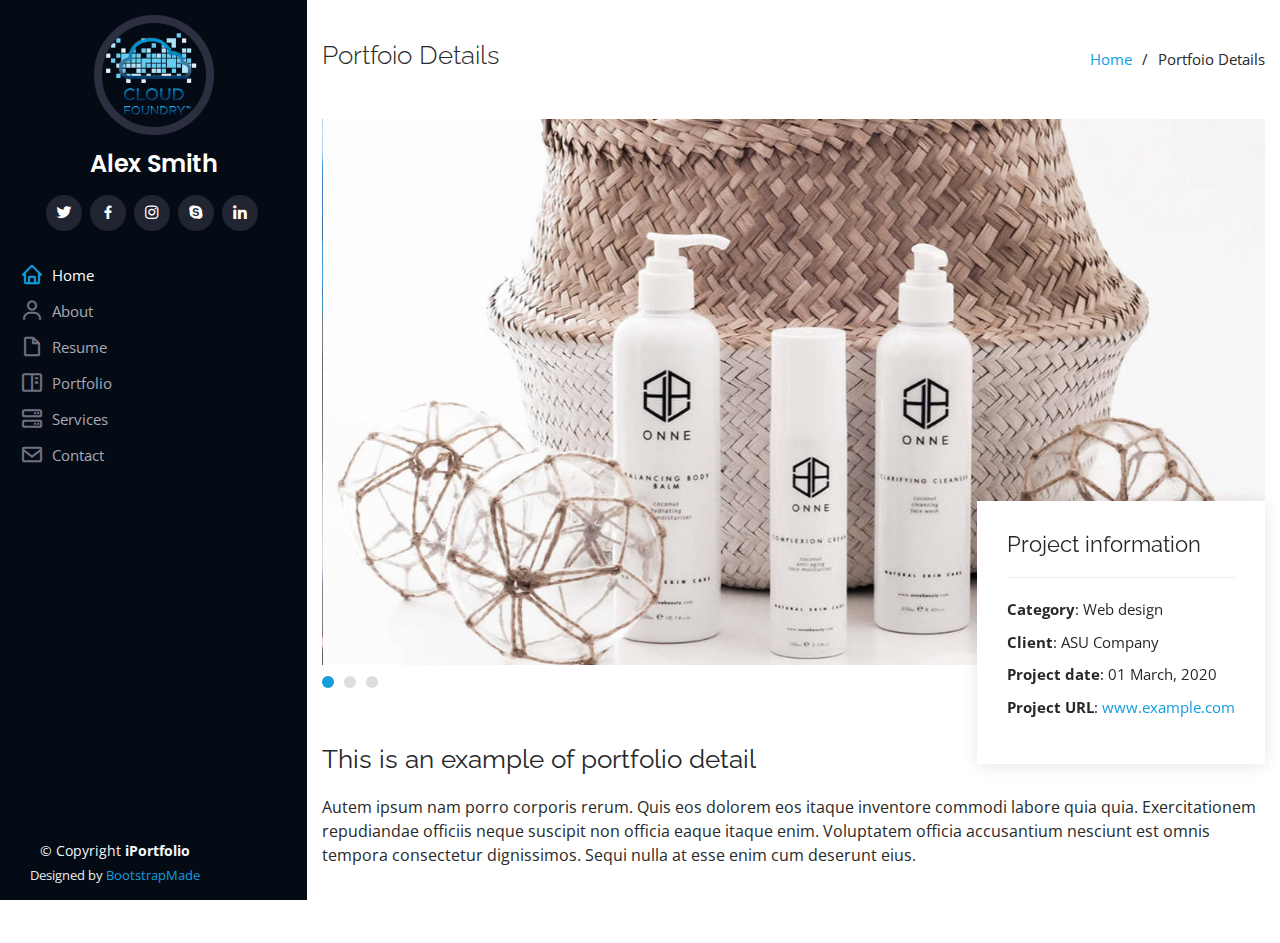
<file: CloudFoundry/portfolio-details.html>
<!DOCTYPE html>
<html lang="en">

<head>
  <meta charset="utf-8">
  <meta content="width=device-width, initial-scale=1.0" name="viewport">

  <title>Portfolio Details - iPortfolio Bootstrap Template</title>
  <meta content="" name="descriptison">
  <meta content="" name="keywords">

  <!-- Favicons -->
  <link href="assets/img/favicon.png" rel="icon">
  <link href="assets/img/apple-touch-icon.png" rel="apple-touch-icon">

  <!-- Google Fonts -->
  <link href="https://fonts.googleapis.com/css?family=Open+Sans:300,300i,400,400i,600,600i,700,700i|Raleway:300,300i,400,400i,500,500i,600,600i,700,700i|Poppins:300,300i,400,400i,500,500i,600,600i,700,700i" rel="stylesheet">

  <!-- Vendor CSS Files -->
  <link href="assets/vendor/bootstrap/css/bootstrap.min.css" rel="stylesheet">
  <link href="assets/vendor/icofont/icofont.min.css" rel="stylesheet">
  <link href="assets/vendor/boxicons/css/boxicons.min.css" rel="stylesheet">
  <link href="assets/vendor/venobox/venobox.css" rel="stylesheet">
  <link href="assets/vendor/owl.carousel/assets/owl.carousel.min.css" rel="stylesheet">
  <link href="assets/vendor/aos/aos.css" rel="stylesheet">

  <!-- Template Main CSS File -->
  <link href="assets/css/style.css" rel="stylesheet">

  <!-- =======================================================
  * Template Name: iPortfolio - v1.2.0
  * Template URL: https://bootstrapmade.com/iportfolio-bootstrap-portfolio-websites-template/
  * Author: BootstrapMade.com
  * License: https://bootstrapmade.com/license/
  ======================================================== -->
</head>

<body>

  <!-- ======= Header ======= -->
  <header id="header">
    <div class="d-flex flex-column">

      <div class="profile">
        <img src="assets/img/cloudfoundry.png" alt="" class="img-fluid rounded-circle">
        <h1 class="text-light"><a href="index.html">Alex Smith</a></h1>
        <div class="social-links mt-3 text-center">
          <a href="#" class="twitter"><i class="bx bxl-twitter"></i></a>
          <a href="#" class="facebook"><i class="bx bxl-facebook"></i></a>
          <a href="#" class="instagram"><i class="bx bxl-instagram"></i></a>
          <a href="#" class="google-plus"><i class="bx bxl-skype"></i></a>
          <a href="#" class="linkedin"><i class="bx bxl-linkedin"></i></a>
        </div>
      </div>

      <nav class="nav-menu">
        <ul>
          <li class="active"><a href="index.html"><i class="bx bx-home"></i> <span>Home</span></a></li>
          <li><a href="#about"><i class="bx bx-user"></i> <span>About</span></a></li>
          <li><a href="#resume"><i class="bx bx-file-blank"></i> <span>Resume</span></a></li>
          <li><a href="#portfolio"><i class="bx bx-book-content"></i> Portfolio</a></li>
          <li><a href="#services"><i class="bx bx-server"></i> Services</a></li>
          <li><a href="#contact"><i class="bx bx-envelope"></i> Contact</a></li>

        </ul>
      </nav><!-- .nav-menu -->
      <button type="button" class="mobile-nav-toggle d-xl-none"><i class="icofont-navigation-menu"></i></button>

    </div>
  </header><!-- End Header -->

  <main id="main">

    <!-- ======= Breadcrumbs ======= -->
    <section id="breadcrumbs" class="breadcrumbs">
      <div class="container">

        <div class="d-flex justify-content-between align-items-center">
          <h2>Portfoio Details</h2>
          <ol>
            <li><a href="index.html">Home</a></li>
            <li>Portfoio Details</li>
          </ol>
        </div>

      </div>
    </section><!-- End Breadcrumbs -->

    <!-- ======= Portfolio Details Section ======= -->
    <section id="portfolio-details" class="portfolio-details">
      <div class="container">

        <div class="portfolio-details-container">

          <div class="owl-carousel portfolio-details-carousel">
            <img src="assets/img/portfolio-details-1.jpg" class="img-fluid" alt="">
            <img src="assets/img/portfolio-details-2.jpg" class="img-fluid" alt="">
            <img src="assets/img/portfolio-details-3.jpg" class="img-fluid" alt="">
          </div>

          <div class="portfolio-info">
            <h3>Project information</h3>
            <ul>
              <li><strong>Category</strong>: Web design</li>
              <li><strong>Client</strong>: ASU Company</li>
              <li><strong>Project date</strong>: 01 March, 2020</li>
              <li><strong>Project URL</strong>: <a href="#">www.example.com</a></li>
            </ul>
          </div>

        </div>

        <div class="portfolio-description">
          <h2>This is an example of portfolio detail</h2>
          <p>
            Autem ipsum nam porro corporis rerum. Quis eos dolorem eos itaque inventore commodi labore quia quia. Exercitationem repudiandae officiis neque suscipit non officia eaque itaque enim. Voluptatem officia accusantium nesciunt est omnis tempora consectetur dignissimos. Sequi nulla at esse enim cum deserunt eius.
          </p>
        </div>

      </div>
    </section><!-- End Portfolio Details Section -->

  </main><!-- End #main -->

  <!-- ======= Footer ======= -->
  <footer id="footer">
    <div class="container">
      <div class="copyright">
        &copy; Copyright <strong><span>iPortfolio</span></strong>
      </div>
      <div class="credits">
        <!-- All the links in the footer should remain intact. -->
        <!-- You can delete the links only if you purchased the pro version. -->
        <!-- Licensing information: https://bootstrapmade.com/license/ -->
        <!-- Purchase the pro version with working PHP/AJAX contact form: https://bootstrapmade.com/iportfolio-bootstrap-portfolio-websites-template/ -->
        Designed by <a href="https://bootstrapmade.com/">BootstrapMade</a>
      </div>
    </div>
  </footer><!-- End  Footer -->

  <a href="#" class="back-to-top"><i class="icofont-simple-up"></i></a>

  <!-- Vendor JS Files -->
  <script src="assets/vendor/jquery/jquery.min.js"></script>
  <script src="assets/vendor/bootstrap/js/bootstrap.bundle.min.js"></script>
  <script src="assets/vendor/jquery.easing/jquery.easing.min.js"></script>
  <script src="assets/vendor/php-email-form/validate.js"></script>
  <script src="assets/vendor/waypoints/jquery.waypoints.min.js"></script>
  <script src="assets/vendor/counterup/counterup.min.js"></script>
  <script src="assets/vendor/isotope-layout/isotope.pkgd.min.js"></script>
  <script src="assets/vendor/venobox/venobox.min.js"></script>
  <script src="assets/vendor/owl.carousel/owl.carousel.min.js"></script>
  <script src="assets/vendor/typed.js/typed.min.js"></script>
  <script src="assets/vendor/aos/aos.js"></script>

  <!-- Template Main JS File -->
  <script src="assets/js/main.js"></script>

</body>

</html>
</file>
<file: CloudFoundry/assets/vendor/venobox/venobox.css>
/* ------ venobox.css --------*/
.vbox-overlay *, .vbox-overlay *:before, .vbox-overlay *:after{
    -webkit-backface-visibility: hidden;
    -webkit-box-sizing:border-box;
    -moz-box-sizing:border-box;
    box-sizing:border-box;
}
.vbox-overlay * { 
    -webkit-backface-visibility: visible;
    backface-visibility: visible;
}
.vbox-overlay{
    display: -webkit-flex;
    display: flex;
    -webkit-flex-direction: column;
    flex-direction: column;
    -webkit-justify-content: center;
    justify-content: center;
    -webkit-align-items: center;
    align-items: center;
    position: fixed;
    left: 0;
    top: 0;
    bottom: 0;
    right: 0;
    z-index: 1040;
    -webkit-transform:translateZ(1000px);
    transform: translateZ(1000px);
    transform-style: preserve-3d;
}

/* ----- navigation ----- */
.vbox-title{
    width: 100%;
    height: 40px;
    float: left;
    text-align: center;
    line-height: 28px;
    font-size: 12px;
    padding: 6px 40px;
    overflow: hidden;
    position: fixed;
    display: none;
    left: 0;
    z-index: 1050;
}
.vbox-close{
    cursor: pointer;
    position: fixed;
    top: -1px;
    right: 0;
    width: 50px;
    height: 40px;
    padding: 6px;
    display: block;
    background-position:10px center;
    overflow: hidden;
    font-size: 24px;
    line-height: 1;
    text-align: center;
    z-index: 1050;
}
.vbox-num{
    cursor: pointer;
    position: fixed;
    left: 0;
    height: 40px;
    display: block;
    overflow: hidden;
    line-height: 28px;
    font-size: 12px;
    padding: 6px 10px;
    display: none;
    z-index: 1050;
}
/* ----- navigation ARROWS ----- */
.vbox-next, .vbox-prev{
    position: fixed;
    top: 50%;
    margin-top: -15px;
    overflow: hidden;
    cursor: pointer;
    display: block;
    width: 45px;
    height: 45px;
    z-index: 1050;
}
.vbox-next span, .vbox-prev span{
    position: relative;
    width: 20px;
    height: 20px;
    border: 2px solid transparent;
    border-top-color: #B6B6B6;
    border-right-color: #B6B6B6;
    text-indent: -100px;
    position: absolute;
    top: 8px;
    display: block;
}
.vbox-prev{
    left: 15px;
}
.vbox-next{
    right: 15px;
}
.vbox-prev span{
    left: 10px;
    -ms-transform: rotate(-135deg);
    -webkit-transform: rotate(-135deg);
    transform: rotate(-135deg);
}
.vbox-next span{
    -ms-transform: rotate(45deg);
    -webkit-transform: rotate(45deg);
    transform: rotate(45deg);
    right: 10px;
}
/* ------- inline window ------ */
.vbox-inline{
    width: 420px;
    height: 315px;
    height: 70vh;
    padding: 10px;
    background: #fff;
    margin: 0 auto;
    overflow: auto;
    text-align: left;
}
/* ------- Video & iFrames window ------ */
.venoframe{
    max-width: 100%;
    width: 100%;
    border: none;
    width: 100%;
    height: 260px;
    height: 70vh;
}
.venoframe.vbvid{
    height: 260px;
}
@media (min-width: 768px) {
    .venoframe, .vbox-inline{
        width: 90%;
        height: 360px;
        height: 70vh;
    }
    .venoframe.vbvid{
        width: 640px;
        height: 360px;
    }
}
@media (min-width: 992px) {
    .venoframe, .vbox-inline{
        max-width: 1200px;
        width: 80%;
        height: 540px;
        height: 70vh;
    }
    .venoframe.vbvid{
        width: 960px;
        height: 540px;
    }
}
/* 
Please do NOT edit this part! 
or at least read this note: http://i.imgur.com/7C0ws9e.gif
*/
.vbox-open{
    overflow: hidden;
}
.vbox-container{
    position: absolute;
    left: 0;
    right: 0;
    top: 0;
    bottom: 0;
    overflow-x: hidden;
    overflow-y: scroll;
    overflow-scrolling: touch;
    -webkit-overflow-scrolling: touch;
    z-index: 20;
    max-height: 100%;

}

.vbox-content{
    text-align: center;
    float: left;
    width: 100%;
    position: relative;
    overflow: hidden;
    padding: 20px 4%;
}
.vbox-container img{
    max-width: 100%;
    height: auto;
}
.vbox-figlio{
    box-shadow: 0 0 12px rgba(0,0,0,0.19), 0 6px 6px rgba(0,0,0,0.23);
    max-width: 100%;
    text-align: initial;
}
img.vbox-figlio{
    -webkit-user-select: none;
-khtml-user-select: none;
-moz-user-select: none;
-o-user-select: none;
user-select: none;
}
.vbox-content.swipe-left{
    margin-left: -200px !important;
}
.vbox-content.swipe-right{
    margin-left: 200px !important;
}
.vbox-animated{
    webkit-transition: margin 300ms ease-out;
    transition: margin 300ms ease-out;
}

/* ---------- preloader ----------
 * SPINKIT 
 * http://tobiasahlin.com/spinkit/
-------------------------------- */
.sk-double-bounce,.sk-rotating-plane{width:40px;height:40px;margin:40px auto}.sk-rotating-plane{background-color:#333;-webkit-animation:sk-rotatePlane 1.2s infinite ease-in-out;animation:sk-rotatePlane 1.2s infinite ease-in-out}@-webkit-keyframes sk-rotatePlane{0%{-webkit-transform:perspective(120px) rotateX(0) rotateY(0);transform:perspective(120px) rotateX(0) rotateY(0)}50%{-webkit-transform:perspective(120px) rotateX(-180.1deg) rotateY(0);transform:perspective(120px) rotateX(-180.1deg) rotateY(0)}100%{-webkit-transform:perspective(120px) rotateX(-180deg) rotateY(-179.9deg);transform:perspective(120px) rotateX(-180deg) rotateY(-179.9deg)}}@keyframes sk-rotatePlane{0%{-webkit-transform:perspective(120px) rotateX(0) rotateY(0);transform:perspective(120px) rotateX(0) rotateY(0)}50%{-webkit-transform:perspective(120px) rotateX(-180.1deg) rotateY(0);transform:perspective(120px) rotateX(-180.1deg) rotateY(0)}100%{-webkit-transform:perspective(120px) rotateX(-180deg) rotateY(-179.9deg);transform:perspective(120px) rotateX(-180deg) rotateY(-179.9deg)}}.sk-double-bounce{position:relative}.sk-double-bounce .sk-child{width:100%;height:100%;border-radius:50%;background-color:#333;opacity:.6;position:absolute;top:0;left:0;-webkit-animation:sk-doubleBounce 2s infinite ease-in-out;animation:sk-doubleBounce 2s infinite ease-in-out}.sk-chasing-dots .sk-child,.sk-spinner-pulse,.sk-three-bounce .sk-child{background-color:#333;border-radius:100%}.sk-double-bounce .sk-double-bounce2{-webkit-animation-delay:-1s;animation-delay:-1s}@-webkit-keyframes sk-doubleBounce{0%,100%{-webkit-transform:scale(0);transform:scale(0)}50%{-webkit-transform:scale(1);transform:scale(1)}}@keyframes sk-doubleBounce{0%,100%{-webkit-transform:scale(0);transform:scale(0)}50%{-webkit-transform:scale(1);transform:scale(1)}}.sk-wave{margin:40px auto;width:50px;height:40px;text-align:center;font-size:10px}.sk-wave .sk-rect{background-color:#333;height:100%;width:6px;display:inline-block;-webkit-animation:sk-waveStretchDelay 1.2s infinite ease-in-out;animation:sk-waveStretchDelay 1.2s infinite ease-in-out}.sk-wave .sk-rect1{-webkit-animation-delay:-1.2s;animation-delay:-1.2s}.sk-wave .sk-rect2{-webkit-animation-delay:-1.1s;animation-delay:-1.1s}.sk-wave .sk-rect3{-webkit-animation-delay:-1s;animation-delay:-1s}.sk-wave .sk-rect4{-webkit-animation-delay:-.9s;animation-delay:-.9s}.sk-wave .sk-rect5{-webkit-animation-delay:-.8s;animation-delay:-.8s}@-webkit-keyframes sk-waveStretchDelay{0%,100%,40%{-webkit-transform:scaleY(.4);transform:scaleY(.4)}20%{-webkit-transform:scaleY(1);transform:scaleY(1)}}@keyframes sk-waveStretchDelay{0%,100%,40%{-webkit-transform:scaleY(.4);transform:scaleY(.4)}20%{-webkit-transform:scaleY(1);transform:scaleY(1)}}.sk-wandering-cubes{margin:40px auto;width:40px;height:40px;position:relative}.sk-wandering-cubes .sk-cube{background-color:#333;width:10px;height:10px;position:absolute;top:0;left:0;-webkit-animation:sk-wanderingCube 1.8s ease-in-out -1.8s infinite both;animation:sk-wanderingCube 1.8s ease-in-out -1.8s infinite both}.sk-chasing-dots,.sk-spinner-pulse{width:40px;height:40px;margin:40px auto}.sk-wandering-cubes .sk-cube2{-webkit-animation-delay:-.9s;animation-delay:-.9s}@-webkit-keyframes sk-wanderingCube{0%{-webkit-transform:rotate(0);transform:rotate(0)}25%{-webkit-transform:translateX(30px) rotate(-90deg) scale(.5);transform:translateX(30px) rotate(-90deg) scale(.5)}50%{-webkit-transform:translateX(30px) translateY(30px) rotate(-179deg);transform:translateX(30px) translateY(30px) rotate(-179deg)}50.1%{-webkit-transform:translateX(30px) translateY(30px) rotate(-180deg);transform:translateX(30px) translateY(30px) rotate(-180deg)}75%{-webkit-transform:translateX(0) translateY(30px) rotate(-270deg) scale(.5);transform:translateX(0) translateY(30px) rotate(-270deg) scale(.5)}100%{-webkit-transform:rotate(-360deg);transform:rotate(-360deg)}}@keyframes sk-wanderingCube{0%{-webkit-transform:rotate(0);transform:rotate(0)}25%{-webkit-transform:translateX(30px) rotate(-90deg) scale(.5);transform:translateX(30px) rotate(-90deg) scale(.5)}50%{-webkit-transform:translateX(30px) translateY(30px) rotate(-179deg);transform:translateX(30px) translateY(30px) rotate(-179deg)}50.1%{-webkit-transform:translateX(30px) translateY(30px) rotate(-180deg);transform:translateX(30px) translateY(30px) rotate(-180deg)}75%{-webkit-transform:translateX(0) translateY(30px) rotate(-270deg) scale(.5);transform:translateX(0) translateY(30px) rotate(-270deg) scale(.5)}100%{-webkit-transform:rotate(-360deg);transform:rotate(-360deg)}}.sk-spinner-pulse{-webkit-animation:sk-pulseScaleOut 1s infinite ease-in-out;animation:sk-pulseScaleOut 1s infinite ease-in-out}@-webkit-keyframes sk-pulseScaleOut{0%{-webkit-transform:scale(0);transform:scale(0)}100%{-webkit-transform:scale(1);transform:scale(1);opacity:0}}@keyframes sk-pulseScaleOut{0%{-webkit-transform:scale(0);transform:scale(0)}100%{-webkit-transform:scale(1);transform:scale(1);opacity:0}}.sk-chasing-dots{position:relative;text-align:center;-webkit-animation:sk-chasingDotsRotate 2s infinite linear;animation:sk-chasingDotsRotate 2s infinite linear}.sk-chasing-dots .sk-child{width:60%;height:60%;display:inline-block;position:absolute;top:0;-webkit-animation:sk-chasingDotsBounce 2s infinite ease-in-out;animation:sk-chasingDotsBounce 2s infinite ease-in-out}.sk-chasing-dots .sk-dot2{top:auto;bottom:0;-webkit-animation-delay:-1s;animation-delay:-1s}@-webkit-keyframes sk-chasingDotsRotate{100%{-webkit-transform:rotate(360deg);transform:rotate(360deg)}}@keyframes sk-chasingDotsRotate{100%{-webkit-transform:rotate(360deg);transform:rotate(360deg)}}@-webkit-keyframes sk-chasingDotsBounce{0%,100%{-webkit-transform:scale(0);transform:scale(0)}50%{-webkit-transform:scale(1);transform:scale(1)}}@keyframes sk-chasingDotsBounce{0%,100%{-webkit-transform:scale(0);transform:scale(0)}50%{-webkit-transform:scale(1);transform:scale(1)}}.sk-three-bounce{margin:40px auto;width:80px;text-align:center}.sk-three-bounce .sk-child{width:20px;height:20px;display:inline-block;-webkit-animation:sk-three-bounce 1.4s ease-in-out 0s infinite both;animation:sk-three-bounce 1.4s ease-in-out 0s infinite both}.sk-circle .sk-child:before,.sk-fading-circle .sk-circle:before{display:block;border-radius:100%;content:'';background-color:#333}.sk-three-bounce .sk-bounce1{-webkit-animation-delay:-.32s;animation-delay:-.32s}.sk-three-bounce .sk-bounce2{-webkit-animation-delay:-.16s;animation-delay:-.16s}@-webkit-keyframes sk-three-bounce{0%,100%,80%{-webkit-transform:scale(0);transform:scale(0)}40%{-webkit-transform:scale(1);transform:scale(1)}}@keyframes sk-three-bounce{0%,100%,80%{-webkit-transform:scale(0);transform:scale(0)}40%{-webkit-transform:scale(1);transform:scale(1)}}.sk-circle{margin:40px auto;width:40px;height:40px;position:relative}.sk-circle .sk-child{width:100%;height:100%;position:absolute;left:0;top:0}.sk-circle .sk-child:before{margin:0 auto;width:15%;height:15%;-webkit-animation:sk-circleBounceDelay 1.2s infinite ease-in-out both;animation:sk-circleBounceDelay 1.2s infinite ease-in-out both}.sk-circle .sk-circle2{-webkit-transform:rotate(30deg);-ms-transform:rotate(30deg);transform:rotate(30deg)}.sk-circle .sk-circle3{-webkit-transform:rotate(60deg);-ms-transform:rotate(60deg);transform:rotate(60deg)}.sk-circle .sk-circle4{-webkit-transform:rotate(90deg);-ms-transform:rotate(90deg);transform:rotate(90deg)}.sk-circle .sk-circle5{-webkit-transform:rotate(120deg);-ms-transform:rotate(120deg);transform:rotate(120deg)}.sk-circle .sk-circle6{-webkit-transform:rotate(150deg);-ms-transform:rotate(150deg);transform:rotate(150deg)}.sk-circle .sk-circle7{-webkit-transform:rotate(180deg);-ms-transform:rotate(180deg);transform:rotate(180deg)}.sk-circle .sk-circle8{-webkit-transform:rotate(210deg);-ms-transform:rotate(210deg);transform:rotate(210deg)}.sk-circle .sk-circle9{-webkit-transform:rotate(240deg);-ms-transform:rotate(240deg);transform:rotate(240deg)}.sk-circle .sk-circle10{-webkit-transform:rotate(270deg);-ms-transform:rotate(270deg);transform:rotate(270deg)}.sk-circle .sk-circle11{-webkit-transform:rotate(300deg);-ms-transform:rotate(300deg);transform:rotate(300deg)}.sk-circle .sk-circle12{-webkit-transform:rotate(330deg);-ms-transform:rotate(330deg);transform:rotate(330deg)}.sk-circle .sk-circle2:before{-webkit-animation-delay:-1.1s;animation-delay:-1.1s}.sk-circle .sk-circle3:before{-webkit-animation-delay:-1s;animation-delay:-1s}.sk-circle .sk-circle4:before{-webkit-animation-delay:-.9s;animation-delay:-.9s}.sk-circle .sk-circle5:before{-webkit-animation-delay:-.8s;animation-delay:-.8s}.sk-circle .sk-circle6:before{-webkit-animation-delay:-.7s;animation-delay:-.7s}.sk-circle .sk-circle7:before{-webkit-animation-delay:-.6s;animation-delay:-.6s}.sk-circle .sk-circle8:before{-webkit-animation-delay:-.5s;animation-delay:-.5s}.sk-circle .sk-circle9:before{-webkit-animation-delay:-.4s;animation-delay:-.4s}.sk-circle .sk-circle10:before{-webkit-animation-delay:-.3s;animation-delay:-.3s}.sk-circle .sk-circle11:before{-webkit-animation-delay:-.2s;animation-delay:-.2s}.sk-circle .sk-circle12:before{-webkit-animation-delay:-.1s;animation-delay:-.1s}@-webkit-keyframes sk-circleBounceDelay{0%,100%,80%{-webkit-transform:scale(0);transform:scale(0)}40%{-webkit-transform:scale(1);transform:scale(1)}}@keyframes sk-circleBounceDelay{0%,100%,80%{-webkit-transform:scale(0);transform:scale(0)}40%{-webkit-transform:scale(1);transform:scale(1)}}.sk-cube-grid{width:40px;height:40px;margin:40px auto}.sk-cube-grid .sk-cube{width:33.33%;height:33.33%;background-color:#333;float:left;-webkit-animation:sk-cubeGridScaleDelay 1.3s infinite ease-in-out;animation:sk-cubeGridScaleDelay 1.3s infinite ease-in-out}.sk-cube-grid .sk-cube1{-webkit-animation-delay:.2s;animation-delay:.2s}.sk-cube-grid .sk-cube2{-webkit-animation-delay:.3s;animation-delay:.3s}.sk-cube-grid .sk-cube3{-webkit-animation-delay:.4s;animation-delay:.4s}.sk-cube-grid .sk-cube4{-webkit-animation-delay:.1s;animation-delay:.1s}.sk-cube-grid .sk-cube5{-webkit-animation-delay:.2s;animation-delay:.2s}.sk-cube-grid .sk-cube6{-webkit-animation-delay:.3s;animation-delay:.3s}.sk-cube-grid .sk-cube7{-webkit-animation-delay:0ms;animation-delay:0ms}.sk-cube-grid .sk-cube8{-webkit-animation-delay:.1s;animation-delay:.1s}.sk-cube-grid .sk-cube9{-webkit-animation-delay:.2s;animation-delay:.2s}@-webkit-keyframes sk-cubeGridScaleDelay{0%,100%,70%{-webkit-transform:scale3D(1,1,1);transform:scale3D(1,1,1)}35%{-webkit-transform:scale3D(0,0,1);transform:scale3D(0,0,1)}}@keyframes sk-cubeGridScaleDelay{0%,100%,70%{-webkit-transform:scale3D(1,1,1);transform:scale3D(1,1,1)}35%{-webkit-transform:scale3D(0,0,1);transform:scale3D(0,0,1)}}.sk-fading-circle{margin:40px auto;width:40px;height:40px;position:relative}.sk-fading-circle .sk-circle{width:100%;height:100%;position:absolute;left:0;top:0}.sk-fading-circle .sk-circle:before{margin:0 auto;width:15%;height:15%;-webkit-animation:sk-circleFadeDelay 1.2s infinite ease-in-out both;animation:sk-circleFadeDelay 1.2s infinite ease-in-out both}.sk-fading-circle .sk-circle2{-webkit-transform:rotate(30deg);-ms-transform:rotate(30deg);transform:rotate(30deg)}.sk-fading-circle .sk-circle3{-webkit-transform:rotate(60deg);-ms-transform:rotate(60deg);transform:rotate(60deg)}.sk-fading-circle .sk-circle4{-webkit-transform:rotate(90deg);-ms-transform:rotate(90deg);transform:rotate(90deg)}.sk-fading-circle .sk-circle5{-webkit-transform:rotate(120deg);-ms-transform:rotate(120deg);transform:rotate(120deg)}.sk-fading-circle .sk-circle6{-webkit-transform:rotate(150deg);-ms-transform:rotate(150deg);transform:rotate(150deg)}.sk-fading-circle .sk-circle7{-webkit-transform:rotate(180deg);-ms-transform:rotate(180deg);transform:rotate(180deg)}.sk-fading-circle .sk-circle8{-webkit-transform:rotate(210deg);-ms-transform:rotate(210deg);transform:rotate(210deg)}.sk-fading-circle .sk-circle9{-webkit-transform:rotate(240deg);-ms-transform:rotate(240deg);transform:rotate(240deg)}.sk-fading-circle .sk-circle10{-webkit-transform:rotate(270deg);-ms-transform:rotate(270deg);transform:rotate(270deg)}.sk-fading-circle .sk-circle11{-webkit-transform:rotate(300deg);-ms-transform:rotate(300deg);transform:rotate(300deg)}.sk-fading-circle .sk-circle12{-webkit-transform:rotate(330deg);-ms-transform:rotate(330deg);transform:rotate(330deg)}.sk-fading-circle .sk-circle2:before{-webkit-animation-delay:-1.1s;animation-delay:-1.1s}.sk-fading-circle .sk-circle3:before{-webkit-animation-delay:-1s;animation-delay:-1s}.sk-fading-circle .sk-circle4:before{-webkit-animation-delay:-.9s;animation-delay:-.9s}.sk-fading-circle .sk-circle5:before{-webkit-animation-delay:-.8s;animation-delay:-.8s}.sk-fading-circle .sk-circle6:before{-webkit-animation-delay:-.7s;animation-delay:-.7s}.sk-fading-circle .sk-circle7:before{-webkit-animation-delay:-.6s;animation-delay:-.6s}.sk-fading-circle .sk-circle8:before{-webkit-animation-delay:-.5s;animation-delay:-.5s}.sk-fading-circle .sk-circle9:before{-webkit-animation-delay:-.4s;animation-delay:-.4s}.sk-fading-circle .sk-circle10:before{-webkit-animation-delay:-.3s;animation-delay:-.3s}.sk-fading-circle .sk-circle11:before{-webkit-animation-delay:-.2s;animation-delay:-.2s}.sk-fading-circle .sk-circle12:before{-webkit-animation-delay:-.1s;animation-delay:-.1s}@-webkit-keyframes sk-circleFadeDelay{0%,100%,39%{opacity:0}40%{opacity:1}}@keyframes sk-circleFadeDelay{0%,100%,39%{opacity:0}40%{opacity:1}}.sk-folding-cube{margin:40px auto;width:40px;height:40px;position:relative;-webkit-transform:rotateZ(45deg);transform:rotateZ(45deg)}.sk-folding-cube .sk-cube{float:left;width:50%;height:50%;position:relative;-webkit-transform:scale(1.1);-ms-transform:scale(1.1);transform:scale(1.1)}.sk-folding-cube .sk-cube:before{content:'';position:absolute;top:0;left:0;width:100%;height:100%;background-color:#333;-webkit-animation:sk-foldCubeAngle 2.4s infinite linear both;animation:sk-foldCubeAngle 2.4s infinite linear both;-webkit-transform-origin:100% 100%;-ms-transform-origin:100% 100%;transform-origin:100% 100%}.sk-folding-cube .sk-cube2{-webkit-transform:scale(1.1) rotateZ(90deg);transform:scale(1.1) rotateZ(90deg)}.sk-folding-cube .sk-cube3{-webkit-transform:scale(1.1) rotateZ(180deg);transform:scale(1.1) rotateZ(180deg)}.sk-folding-cube .sk-cube4{-webkit-transform:scale(1.1) rotateZ(270deg);transform:scale(1.1) rotateZ(270deg)}.sk-folding-cube .sk-cube2:before{-webkit-animation-delay:.3s;animation-delay:.3s}.sk-folding-cube .sk-cube3:before{-webkit-animation-delay:.6s;animation-delay:.6s}.sk-folding-cube .sk-cube4:before{-webkit-animation-delay:.9s;animation-delay:.9s}@-webkit-keyframes sk-foldCubeAngle{0%,10%{-webkit-transform:perspective(140px) rotateX(-180deg);transform:perspective(140px) rotateX(-180deg);opacity:0}25%,75%{-webkit-transform:perspective(140px) rotateX(0);transform:perspective(140px) rotateX(0);opacity:1}100%,90%{-webkit-transform:perspective(140px) rotateY(180deg);transform:perspective(140px) rotateY(180deg);opacity:0}}@keyframes sk-foldCubeAngle{0%,10%{-webkit-transform:perspective(140px) rotateX(-180deg);transform:perspective(140px) rotateX(-180deg);opacity:0}25%,75%{-webkit-transform:perspective(140px) rotateX(0);transform:perspective(140px) rotateX(0);opacity:1}100%,90%{-webkit-transform:perspective(140px) rotateY(180deg);transform:perspective(140px) rotateY(180deg);opacity:0}}
</file>
<file: CloudFoundry/assets/css/style.css>
/**
* Template Name: iPortfolio - v1.2.0
* Template URL: https://bootstrapmade.com/iportfolio-bootstrap-portfolio-websites-template/
* Author: BootstrapMade.com
* License: https://bootstrapmade.com/license/
*/

/*--------------------------------------------------------------
# General
--------------------------------------------------------------*/
body {
  font-family: "Open Sans", sans-serif;
  color: #272829;
}

a {
  color: #149ddd;
}

a:hover {
  color: #37b3ed;
  text-decoration: none;
}

h1, h2, h3, h4, h5, h6 {
  font-family: "Raleway", sans-serif;
}

/*--------------------------------------------------------------
# Back to top button
--------------------------------------------------------------*/
.back-to-top {
  position: fixed;
  display: none;
  width: 40px;
  height: 40px;
  border-radius: 50px;
  right: 15px;
  bottom: 15px;
  background: #149ddd;
  color: #fff;
  transition: display 0.5s ease-in-out;
  z-index: 99999;
}

.back-to-top i {
  font-size: 24px;
  position: absolute;
  top: 7px;
  left: 8px;
}

.back-to-top:hover {
  color: #fff;
  background: #2eafec;
  transition: background 0.2s ease-in-out;
}

/*--------------------------------------------------------------
# Header
--------------------------------------------------------------*/
#header {
  position: fixed;
  top: 0;
  left: 0;
  bottom: 0;
  width: 24%;
  transition: all ease-in-out 0.5s;
  z-index: 9999;
  transition: all 0.5s;
  padding: 0 15px;
  background: #040b14;
  overflow-y: auto;
}

#header .profile img {
  margin: 15px auto;
  display: block;
  width: 120px;
  border: 8px solid #2c2f3f;
}

#header .profile h1 {
  font-size: 24px;
  margin: 0;
  padding: 0;
  font-weight: 600;
  -moz-text-align-last: center;
  text-align-last: center;
  font-family: "Poppins", sans-serif;
}

#header .profile h1 a, #header .profile h1 a:hover {
  color: #fff;
  text-decoration: none;
}

#header .profile .social-links a {
  font-size: 18px;
  display: inline-block;
  background: #212431;
  color: #fff;
  line-height: 1;
  padding: 8px 0;
  margin-right: 4px;
  border-radius: 50%;
  text-align: center;
  width: 36px;
  height: 36px;
  transition: 0.3s;
}

#header .profile .social-links a:hover {
  background: #149ddd;
  color: #fff;
  text-decoration: none;
}

#main {
  margin-left: 24%;
}

@media (max-width: 1199px) {
  #header {
    left: -300px;
  }
  #main {
    margin-left: 0;
  }
}

/*--------------------------------------------------------------
# Navigation Menu
--------------------------------------------------------------*/
/* Desktop Navigation */
.nav-menu {
  padding-top: 30px;
}

.nav-menu * {
  margin: 0;
  padding: 0;
  list-style: none;
}

.nav-menu > ul > li {
  position: relative;
  word-break:break-word;
}

.nav-menu a {
  display: flex;
  align-items: center;
  color: #a8a9b4;
  padding: 2px 5px;
  margin-bottom: 8px;
  transition: 0.3s;
  font-size: 15px;
  word-break: break-word;
}

.nav-menu a i {
  font-size: 24px;
  padding-right: 8px;
  color: #6f7180;
}

.nav-menu a:hover, .nav-menu .active > a, .nav-menu li:hover > a {
  text-decoration: none;
  color: #fff;
}

.nav-menu a:hover i, .nav-menu .active > a i, .nav-menu li:hover > a i {
  color: #149ddd;
}

/* Mobile Navigation */
.mobile-nav-toggle {
  position: fixed;
  right: 15px;
  top: 15px;
  z-index: 9998;
  border: 0;
  background: none;
  font-size: 24px;
  transition: all 0.4s;
  outline: none !important;
  line-height: 1;
  cursor: pointer;
  text-align: right;
}

.mobile-nav-toggle i {
  color: #149ddd;
}

.mobile-nav-active {
  overflow: hidden;
}

.mobile-nav-active #header {
  left: 0;
}

.mobile-nav-active .mobile-nav-toggle i {
  color: #fff;
}

/*--------------------------------------------------------------
# Hero Section
--------------------------------------------------------------*/
#hero {
  width: 100%;
  height: 100vh;
  background: url("../img/2.jpg")top center;
  background-size: cover;
}

#hero:before {
  content: "";
  background: rgba(5, 13, 24, 0.3);
  position: absolute;
  bottom: 0;
  top: 0;
  left: 0;
  right: 0;
  z-index: 1;
}

#hero .hero-container {
  position: relative;
  z-index: 2;
  min-width: 300px;
}

#hero h1 {
  margin: 0 0 10px 0;
  font-size: 64px;
  font-weight: 700;
  line-height: 56px;
  color: #fff;
}

#hero p {
  color: #fff;
  margin-bottom: 50px;
  font-size: 26px;
  font-family: "Poppins", sans-serif;
}

#hero p span {
  color: #fff;
  padding-bottom: 4px;
  letter-spacing: 1px;
  border-bottom: 3px solid #149ddd;
}

@media (min-width: 1024px) {
  #hero {
    background-attachment: fixed;
  }
}

@media (max-width: 768px) {
  #hero h1 {
    font-size: 28px;
    line-height: 36px;
  }
  #hero h2 {
    font-size: 18px;
    line-height: 24px;
    margin-bottom: 30px;
  }
}

/*--------------------------------------------------------------
# Sections General
--------------------------------------------------------------*/
section {
  padding: 60px 0;
  overflow: hidden;
}

.section-bg {
  background: #f5f8fd;
}

.section-title {
  padding-bottom: 30px;
}

.section-title h2 {
  font-size: 32px;
  font-weight: bold;
  margin-bottom: 20px;
  padding-bottom: 20px;
  position: relative;
  color: #173b6c;
}

.section-title h2::after {
  content: '';
  position: absolute;
  display: block;
  width: 50px;
  height: 3px;
  background: #149ddd;
  bottom: 0;
  left: 0;
}

.section-title p {
  margin-bottom: 0;
}

/*--------------------------------------------------------------
# About
--------------------------------------------------------------*/
.about .content h3 {
  font-weight: 700;
  font-size: 26px;
  color: #173b6c;
}

.about .content ul {
  list-style: none;
  padding: 0;
}

.about .content ul li {
  padding-bottom: 10px;
}

.about .content ul i {
  font-size: 20px;
  padding-right: 2px;
  color: #149ddd;
}

.about .content p:last-child {
  margin-bottom: 0;
}

/*--------------------------------------------------------------
# Facts
--------------------------------------------------------------*/
.facts {
  padding-bottom: 30px;
}

.facts .count-box {
  padding: 30px;
  width: 100%;
}

.facts .count-box i {
  display: block;
  font-size: 44px;
  color: #149ddd;
  float: left;
}

.facts .count-box span {
  font-size: 48px;
  line-height: 40px;
  display: block;
  font-weight: 700;
  color: #050d18;
  margin-left: 60px;
}

.facts .count-box p {
  padding: 15px 0 0 0;
  margin: 0 0 0 60px;
  font-family: "Raleway", sans-serif;
  font-size: 14px;
  color: #122f57;
}

.facts .count-box a {
  font-weight: 600;
  display: block;
  margin-top: 20px;
  color: #122f57;
  font-size: 15px;
  font-family: "Poppins", sans-serif;
  transition: ease-in-out 0.3s;
}

.facts .count-box a:hover {
  color: #1f5297;
}

/*--------------------------------------------------------------
# Akills
--------------------------------------------------------------*/
.skills .progress {
  height: 50px;
  display: block;
  background: none;
}

.skills .progress .skill {
  padding: 0;
  margin: 0 0 6px 0;
  text-transform: uppercase;
  display: block;
  font-weight: 600;
  font-family: "Poppins", sans-serif;
  color: #050d18;
}

.skills .progress .skill .val {
  float: right;
  font-style: normal;
}

.skills .progress-bar-wrap {
  background: #dce8f8;
}

.skills .progress-bar {
  width: 1px;
  height: 10px;
  transition: .9s;
  background-color: #149ddd;
}

/*--------------------------------------------------------------
# Resume
--------------------------------------------------------------*/
.resume .resume-title {
  font-size: 26px;
  font-weight: 700;
  margin-top: 20px;
  margin-bottom: 20px;
  color: #050d18;
}

.resume .resume-item {
  padding: 0 0 20px 20px;
  margin-top: -2px;
  border-left: 2px solid #1f5297;
  position: relative;
}

.resume .resume-item h4 {
  line-height: 18px;
  font-size: 18px;
  font-weight: 600;
  text-transform: uppercase;
  font-family: "Poppins", sans-serif;
  color: #050d18;
  margin-bottom: 10px;
}

.resume .resume-item h5 {
  font-size: 16px;
  background: #e4edf9;
  padding: 5px 15px;
  display: inline-block;
  font-weight: 600;
  margin-bottom: 10px;
}

.resume .resume-item ul {
  padding-left: 20px;
}

.resume .resume-item ul li {
  padding-bottom: 10px;
}

.resume .resume-item:last-child {
  padding-bottom: 0;
}

.resume .resume-item::before {
  content: "";
  position: absolute;
  width: 16px;
  height: 16px;
  border-radius: 50px;
  left: -9px;
  top: 0;
  background: #fff;
  border: 2px solid #1f5297;
}

/*--------------------------------------------------------------
# Portfolio
--------------------------------------------------------------*/
.portfolio .portfolio-item {
  margin-bottom: 30px;
}

.portfolio #portfolio-flters {
  padding: 0;
  margin: 0 auto 35px auto;
  list-style: none;
  text-align: center;
  background: #fff;
  border-radius: 50px;
  padding: 2px 15px;
}

.portfolio #portfolio-flters li {
  cursor: pointer;
  display: inline-block;
  padding: 10px 15px 8px 15px;
  font-size: 14px;
  font-weight: 600;
  line-height: 1;
  text-transform: uppercase;
  color: #272829;
  margin-bottom: 5px;
  transition: all 0.3s ease-in-out;
}

.portfolio #portfolio-flters li:hover, .portfolio #portfolio-flters li.filter-active {
  color: #149ddd;
}

.portfolio #portfolio-flters li:last-child {
  margin-right: 0;
}

.portfolio .portfolio-wrap {
  transition: 0.3s;
  position: relative;
  overflow: hidden;
  z-index: 1;
}

.portfolio .portfolio-wrap::before {
  content: "";
  background: rgba(255, 255, 255, 0.5);
  position: absolute;
  left: 0;
  right: 0;
  top: 0;
  bottom: 0;
  transition: all ease-in-out 0.3s;
  z-index: 2;
  opacity: 0;
}

.portfolio .portfolio-wrap .portfolio-links {
  opacity: 1;
  left: 0;
  right: 0;
  bottom: -60px;
  z-index: 3;
  position: absolute;
  transition: all ease-in-out 0.3s;
  display: flex;
  justify-content: center;
}

.portfolio .portfolio-wrap .portfolio-links a {
  color: #fff;
  font-size: 28px;
  text-align: center;
  background: rgba(20, 157, 221, 0.75);
  transition: 0.3s;
  width: 50%;
}

.portfolio .portfolio-wrap .portfolio-links a:hover {
  background: rgba(20, 157, 221, 0.95);
}

.portfolio .portfolio-wrap .portfolio-links a + a {
  border-left: 1px solid #37b3ed;
}

.portfolio .portfolio-wrap:hover::before {
  top: 0;
  left: 0;
  right: 0;
  bottom: 0;
  opacity: 1;
}

.portfolio .portfolio-wrap:hover .portfolio-links {
  opacity: 1;
  bottom: 0;
}

/*--------------------------------------------------------------
# Services
--------------------------------------------------------------*/
.services .icon-box {
  margin-bottom: 20px;
}

.services .icon {
  float: left;
  display: flex;
  align-items: center;
  justify-content: center;
  width: 54px;
  height: 54px;
  background: #149ddd;
  border-radius: 50%;
  transition: 0.5s;
  border: 1px solid #149ddd;
}

.services .icon i {
  color: #fff;
  font-size: 24px;
}

.services .icon-box:hover .icon {
  background: #fff;
}

.services .icon-box:hover .icon i {
  color: #149ddd;
}

.services .title {
  margin-left: 80px;
  font-weight: 700;
  margin-bottom: 15px;
  font-size: 18px;
}

.services .title a {
  color: #343a40;
}

.services .title a:hover {
  color: #149ddd;
}

.services .description {
  margin-left: 80px;
  line-height: 24px;
  font-size: 14px;
}

/*--------------------------------------------------------------
# Testimonials
--------------------------------------------------------------*/
.testimonials .testimonial-item {
  box-sizing: content-box;
  text-align: center;
  min-height: 320px;
}

.testimonials .testimonial-item .testimonial-img {
  width: 90px;
  border-radius: 50%;
  margin: 0 auto;
}

.testimonials .testimonial-item h3 {
  font-size: 18px;
  font-weight: bold;
  margin: 10px 0 5px 0;
  color: #111;
}

.testimonials .testimonial-item h4 {
  font-size: 14px;
  color: #999;
  margin: 0;
}

.testimonials .testimonial-item .quote-icon-left, .testimonials .testimonial-item .quote-icon-right {
  color: #c3e8fa;
  font-size: 26px;
}

.testimonials .testimonial-item .quote-icon-left {
  display: inline-block;
  left: -5px;
  position: relative;
}

.testimonials .testimonial-item .quote-icon-right {
  display: inline-block;
  right: -5px;
  position: relative;
  top: 10px;
}

.testimonials .testimonial-item p {
  font-style: italic;
  margin: 0 15px 15px 15px;
  padding: 20px;
  background: #fff;
  position: relative;
  margin-bottom: 35px;
  border-radius: 6px;
  box-shadow: 0px 2px 15px rgba(0, 0, 0, 0.1);
}

.testimonials .testimonial-item p::after {
  content: "";
  width: 0;
  height: 0;
  border-top: 20px solid #fff;
  border-right: 20px solid transparent;
  border-left: 20px solid transparent;
  position: absolute;
  bottom: -20px;
  left: calc(50% - 20px);
}

.testimonials .owl-nav, .testimonials .owl-dots {
  margin-top: 5px;
  text-align: center;
}

.testimonials .owl-dot {
  display: inline-block;
  margin: 0 5px;
  width: 12px;
  height: 12px;
  border-radius: 50%;
  background-color: #ddd !important;
}

.testimonials .owl-dot.active {
  background-color: #149ddd !important;
}

@media (max-width: 767px) {
  .testimonials {
    margin: 30px 10px;
  }
}

/*--------------------------------------------------------------
# Contact
--------------------------------------------------------------*/
.contact {
  padding-bottom: 130px;
}

.contact .info {
  padding: 30px;
  background: #fff;
  width: 100%;
  box-shadow: 0 0 24px 0 rgba(0, 0, 0, 0.12);
}

.contact .info i {
  font-size: 20px;
  color: #149ddd;
  float: left;
  width: 44px;
  height: 44px;
  background: #dff3fc;
  display: flex;
  justify-content: center;
  align-items: center;
  border-radius: 50px;
  transition: all 0.3s ease-in-out;
}

.contact .info h4 {
  padding: 0 0 0 60px;
  font-size: 22px;
  font-weight: 600;
  margin-bottom: 5px;
  color: #050d18;
}

.contact .info p {
  padding: 0 0 10px 60px;
  margin-bottom: 20px;
  font-size: 14px;
  color: #173b6c;
}

.contact .info .email p {
  padding-top: 5px;
}

.contact .info .social-links {
  padding-left: 60px;
}

.contact .info .social-links a {
  font-size: 18px;
  display: inline-block;
  background: #333;
  color: #fff;
  line-height: 1;
  padding: 8px 0;
  border-radius: 50%;
  text-align: center;
  width: 36px;
  height: 36px;
  transition: 0.3s;
  margin-right: 10px;
}

.contact .info .social-links a:hover {
  background: #149ddd;
  color: #fff;
}

.contact .info .email:hover i, .contact .info .address:hover i, .contact .info .phone:hover i {
  background: #149ddd;
  color: #fff;
}

.contact .php-email-form {
  width: 100%;
  padding: 30px;
  background: #fff;
  box-shadow: 0 0 24px 0 rgba(0, 0, 0, 0.12);
}

.contact .php-email-form .form-group {
  padding-bottom: 8px;
}

.contact .php-email-form .validate {
  display: none;
  color: red;
  margin: 0 0 15px 0;
  font-weight: 400;
  font-size: 13px;
}

.contact .php-email-form .error-message {
  display: none;
  color: #fff;
  background: #ed3c0d;
  text-align: center;
  padding: 15px;
  font-weight: 600;
}

.contact .php-email-form .sent-message {
  display: none;
  color: #fff;
  background: #18d26e;
  text-align: center;
  padding: 15px;
  font-weight: 600;
}

.contact .php-email-form .loading {
  display: none;
  background: #fff;
  text-align: center;
  padding: 15px;
}

.contact .php-email-form .loading:before {
  content: "";
  display: inline-block;
  border-radius: 50%;
  width: 24px;
  height: 24px;
  margin: 0 10px -6px 0;
  border: 3px solid #18d26e;
  border-top-color: #eee;
  -webkit-animation: animate-loading 1s linear infinite;
  animation: animate-loading 1s linear infinite;
}

.contact .php-email-form input, .contact .php-email-form textarea {
  border-radius: 0;
  box-shadow: none;
  font-size: 14px;
}

.contact .php-email-form input {
  height: 44px;
}

.contact .php-email-form textarea {
  padding: 10px 12px;
}

.contact .php-email-form button[type="submit"] {
  background: #149ddd;
  border: 0;
  padding: 10px 24px;
  color: #fff;
  transition: 0.4s;
  border-radius: 4px;
}

.contact .php-email-form button[type="submit"]:hover {
  background: #37b3ed;
}

@-webkit-keyframes animate-loading {
  0% {
    transform: rotate(0deg);
  }
  100% {
    transform: rotate(360deg);
  }
}

@keyframes animate-loading {
  0% {
    transform: rotate(0deg);
  }
  100% {
    transform: rotate(360deg);
  }
}

/*--------------------------------------------------------------
# Breadcrumbs
--------------------------------------------------------------*/
.breadcrumbs {
  padding: 40px 0;
}

.breadcrumbs h2 {
  font-size: 26px;
  font-weight: 300;
}

.breadcrumbs ol {
  display: flex;
  flex-wrap: wrap;
  list-style: none;
  padding: 0;
  margin: 0;
  font-size: 15px;
}

.breadcrumbs ol li + li {
  padding-left: 10px;
}

.breadcrumbs ol li + li::before {
  display: inline-block;
  padding-right: 10px;
  color: #0e2442;
  content: "/";
}

@media (max-width: 768px) {
  .breadcrumbs .d-flex {
    display: block !important;
  }
  .breadcrumbs ol {
    display: block;
  }
  .breadcrumbs ol li {
    display: inline-block;
  }
}

/*--------------------------------------------------------------
# Portfolio Details
--------------------------------------------------------------*/
.portfolio-details {
  padding-top: 0;
}

.portfolio-details .portfolio-details-container {
  position: relative;
}

.portfolio-details .portfolio-details-carousel {
  position: relative;
  z-index: 1;
}

.portfolio-details .portfolio-details-carousel .owl-nav, .portfolio-details .portfolio-details-carousel .owl-dots {
  margin-top: 5px;
  text-align: left;
}

.portfolio-details .portfolio-details-carousel .owl-dot {
  display: inline-block;
  margin: 0 10px 0 0;
  width: 12px;
  height: 12px;
  border-radius: 50%;
  background-color: #ddd !important;
}

.portfolio-details .portfolio-details-carousel .owl-dot.active {
  background-color: #149ddd !important;
}

.portfolio-details .portfolio-info {
  padding: 30px;
  position: absolute;
  right: 0;
  bottom: -70px;
  background: #fff;
  box-shadow: 0px 2px 15px rgba(0, 0, 0, 0.1);
  z-index: 2;
}

.portfolio-details .portfolio-info h3 {
  font-size: 22px;
  font-weight: 400;
  margin-bottom: 20px;
  padding-bottom: 20px;
  border-bottom: 1px solid #eee;
}

.portfolio-details .portfolio-info ul {
  list-style: none;
  padding: 0;
  font-size: 15px;
}

.portfolio-details .portfolio-info ul li + li {
  margin-top: 10px;
}

.portfolio-details .portfolio-description {
  padding-top: 50px;
}

.portfolio-details .portfolio-description h2 {
  width: 50%;
  font-size: 26px;
  font-weight: 400;
  margin-bottom: 20px;
}

.portfolio-details .portfolio-description p {
  padding: 0;
}

@media (max-width: 768px) {
  .portfolio-details .portfolio-description h2 {
    width: 100%;
  }
  .portfolio-details .portfolio-info {
    position: static;
    margin-top: 30px;
  }
}

/*--------------------------------------------------------------
# Footer
--------------------------------------------------------------*/
#footer {
  padding: 15px;
  color: #f4f6fd;
  font-size: 14px;
  position: fixed;
  left: 0;
  bottom: 0;
  width: 18%;
  z-index: 9999;
  background: #040b14;
}

#footer .copyright {
  text-align: center;
}

#footer .credits {
  padding-top: 5px;
  text-align: center;
  font-size: 13px;
  color: #eaebf0;
}

@media (max-width: 1199px) {
  #footer {
    position: static;
    width: auto;
    padding-right: 20px 15px;
  }
}
</file>
